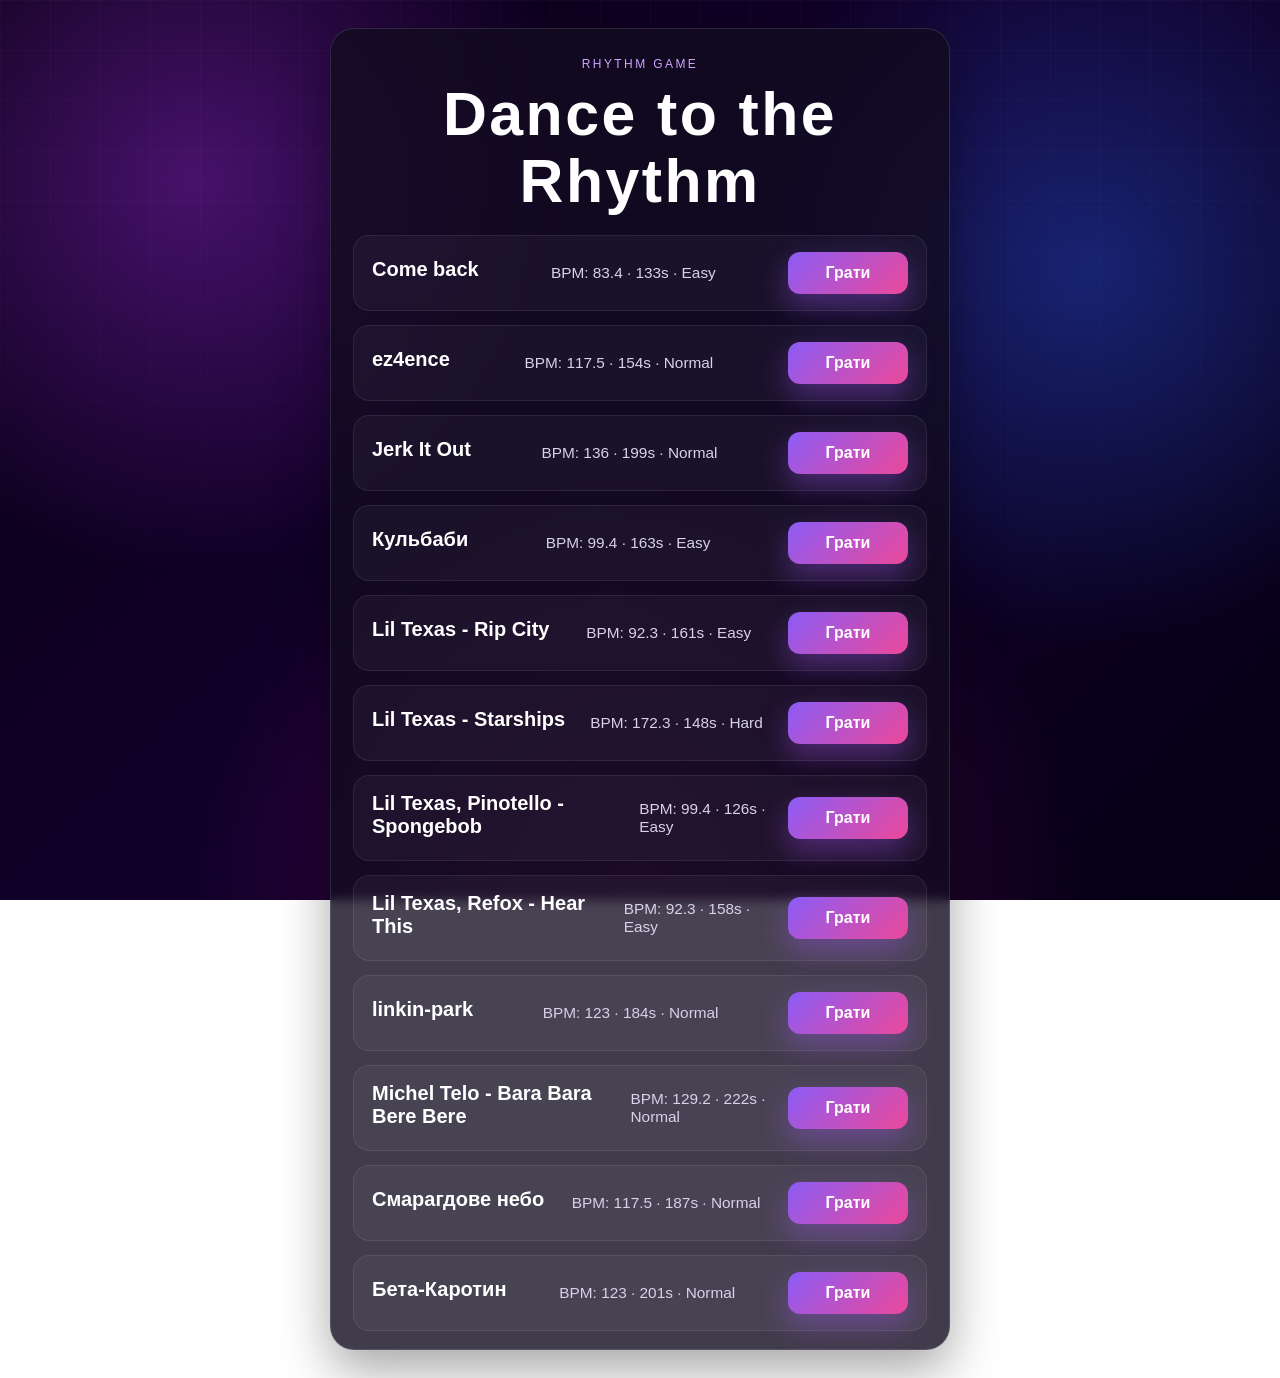
<file: index.html>
<!doctype html>
<html lang="uk">
<head>
    <meta charset="utf-8" />
    <meta name="viewport" content="width=device-width,initial-scale=1" />
    <title>Dance to the Rhythm</title>
    <link rel="stylesheet" href="style.css">
</head>
<body>
    <main class="menu-wrapper">
        <section class="menu-card">
            <header class="menu-header">
                <p class="eyebrow">Rhythm Game</p>
                <h1 class="site-title">Dance to the Rhythm</h1>
            </header>
            <div class="game-list" id="gameList">
            </div>
        </section>
    </main>
        <script>
            (async () => {
                try {
                    const res = await fetch('./assets/songs.config.json');
                    const cfg = await res.json();
                    const container = document.getElementById('gameList');
                    container.innerHTML = '';
                    cfg.songs.forEach(s => {
                        const art = document.createElement('article');
                        art.className = 'game-item';
                        const div = document.createElement('div');
                        const h2 = document.createElement('h2');
                        h2.textContent = s.title.replace(/\.mp3$/i, '').replace(/_/g,' ');
                        div.appendChild(h2);
                        const a = document.createElement('a');
                        a.className = 'btn primary';
                        a.href = s.pagePath || '#';
                        a.textContent = 'Грати';
                        const meta = document.createElement('p');
                        meta.textContent = `BPM: ${s.bpm} · ${Math.round(s.durationSec)}s · ${s.difficulty}`;
                        art.appendChild(div);
                        art.appendChild(meta);
                        art.appendChild(a);
                        container.appendChild(art);
                    });
                } catch (e) { console.warn('Failed to load songs.config.json', e); }
            })();
        </script>
    </body>
</html>
</file>
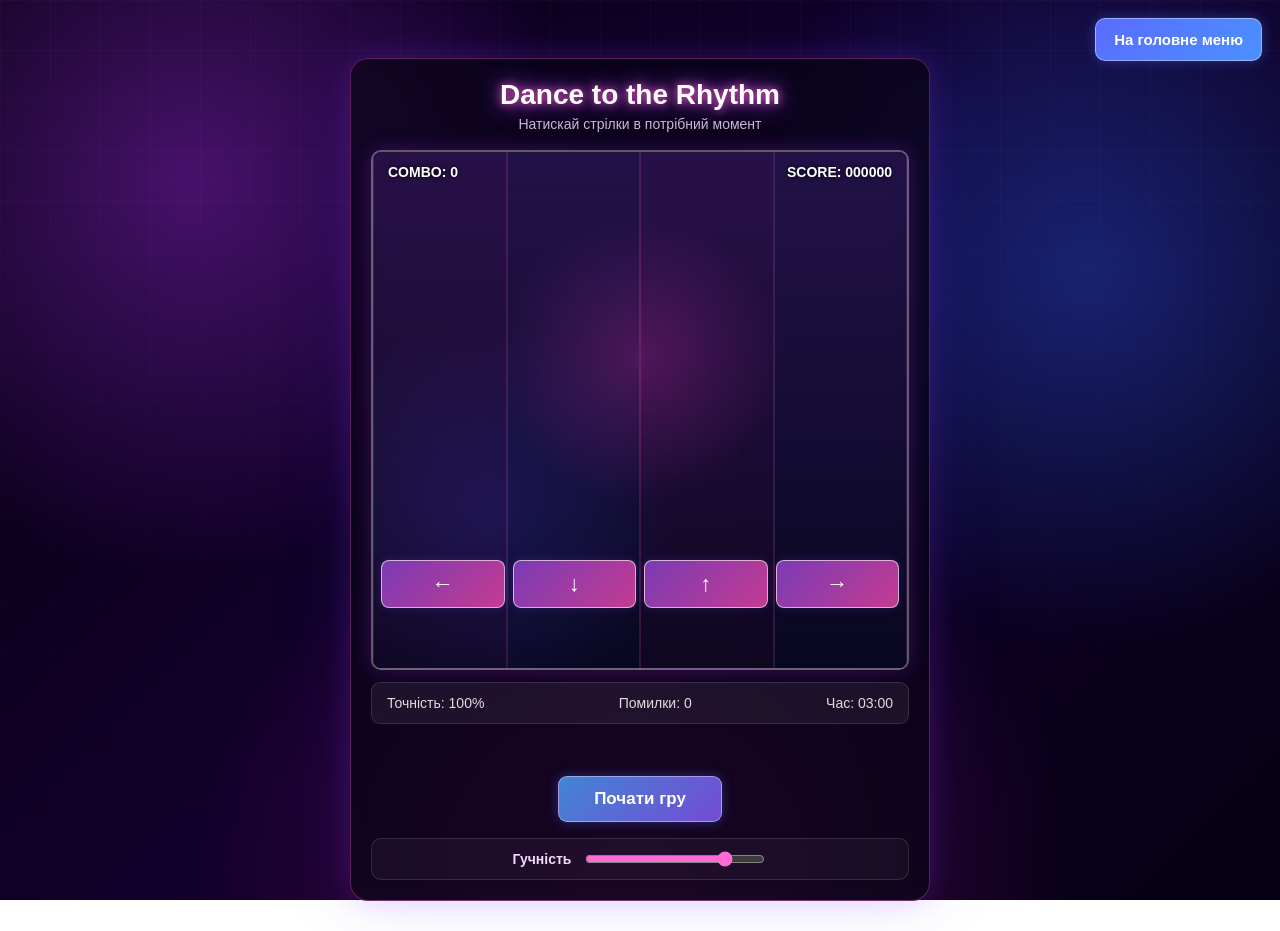
<file: barabere.html>
<!DOCTYPE html>
<html lang="uk">
    <head>
        <meta charset="UTF-8">
        <meta name="viewport" content="width=device-width, initial-scale=1.0">
        <title>Dance to the Rhythm</title>
        <link rel="stylesheet" href="style.css">
        <link rel="stylesheet" href="game.css">
        <style>
            .end-modal { display: none; position: fixed; inset: 0; background: rgba(0,0,0,0.6); align-items: center; justify-content: center; z-index: 1000; }
            .end-modal.visible { display: flex; }
            .end-modal-content { background: #340154; padding: 20px; border-radius: 10px; text-align: center; width: 320px; box-shadow: 0 10px 30px rgba(0,0,0,0.35); }
            .end-modal-content h2 { margin: 0 0 8px; }
            .end-modal-content p { margin: 0 0 12px; }
            .end-modal-actions button { margin: 6px; padding: 8px 14px; border-radius: 6px; border: none; cursor: pointer; }
            .end-modal-actions .primary { background: #4caf50; color: white; }
            .end-modal-actions .secondary { background: #e0e0e0; }
        </style>
    </head>
    <body>
        <button class="menu-button" id="mainMenuBtn" type="button">На головне меню</button>

        <div class="game">
            <h1>Dance to the Rhythm</h1>
            <p class="subtitle">Натискай стрілки в потрібний момент</p>
            <div class="screen">
                <div class="background"></div>
                <div class="game-info">
                    <span>
                        COMBO:
                        <span id="combo">0</span>
                    </span>
                    <span>
                        SCORE:
                        <span id="score">000000</span>
                    </span>
                </div>
                <div class="lanes">
                    <div class="lane"></div>
                    <div class="lane"></div>
                    <div class="lane"></div>
                    <div class="lane"></div>
                </div>
                <div class="hit-line"></div>
                <div class="lane-controls">
                    <button class="lane-button" data-lane="0">←</button>
                    <button class="lane-button" data-lane="1">↓</button>
                    <button class="lane-button" data-lane="2">↑</button>
                    <button class="lane-button" data-lane="3">→</button>
                </div>
            </div>
            <div class="buttons">
                <button class="arrow-button">←</button>
                <button class="arrow-button">↓</button>
                <button class="arrow-button">↑</button>
                <button class="arrow-button">→</button>
            </div>
                <div class="stats">
                <span>
                    Точність:
                    <span id="accuracy">100%</span>
                </span>
                <span>
                    Помилки:
                    <span id="misses">0</span>
                </span>
                <span>
                    Час:
                    <span id="timeLeft">03:00</span>
                </span>
            </div>

            <div id="message" class="message"></div>

            <div class="control-buttons">
                <button class="start-button" id="startButton">Почати гру</button>
                <button class="stop-button" id="stopButton" disabled>Стоп</button>
            </div>

            <div class="volume-panel" aria-label="Гучність музики">
                <label for="volumeControl">Гучність</label>
                <input id="volumeControl" type="range" min="0" max="1" step="0.05" value="0.8" />
            </div>

            <audio id="bgAudio" src="Музика/Michel Telo - Bara Bara Bere Bere.mp3" preload="metadata"></audio>

            <div id="endModal" class="end-modal" aria-hidden="true">
                <div class="end-modal-content" role="dialog" aria-modal="true">
                    <h2 id="endModalTitle">Вітаємо!</h2>
                    <p id="endModalMsg">Раунд завершено.</p>
                    <div class="end-modal-actions">
                        <button id="playAgainBtn" class="primary">Грати ще раз</button>
                        <button id="closeModalBtn" class="secondary">Закрити</button>
                    </div>
                </div>
            </div>

        </div>

        <script>
            window.RHYTHM_GAME_CONFIG = {
                beatmapPath: './Біти/Michel_Telo_-_Bara_Bara_Bere_Bere.json',
                menuHref: 'index.html',
                baseFallSpeed: 430
            };
        </script>
        <script src="beatmapEngine.js"></script>
        <script src="game-runtime.js"></script>
    </body>
</html>
</file>
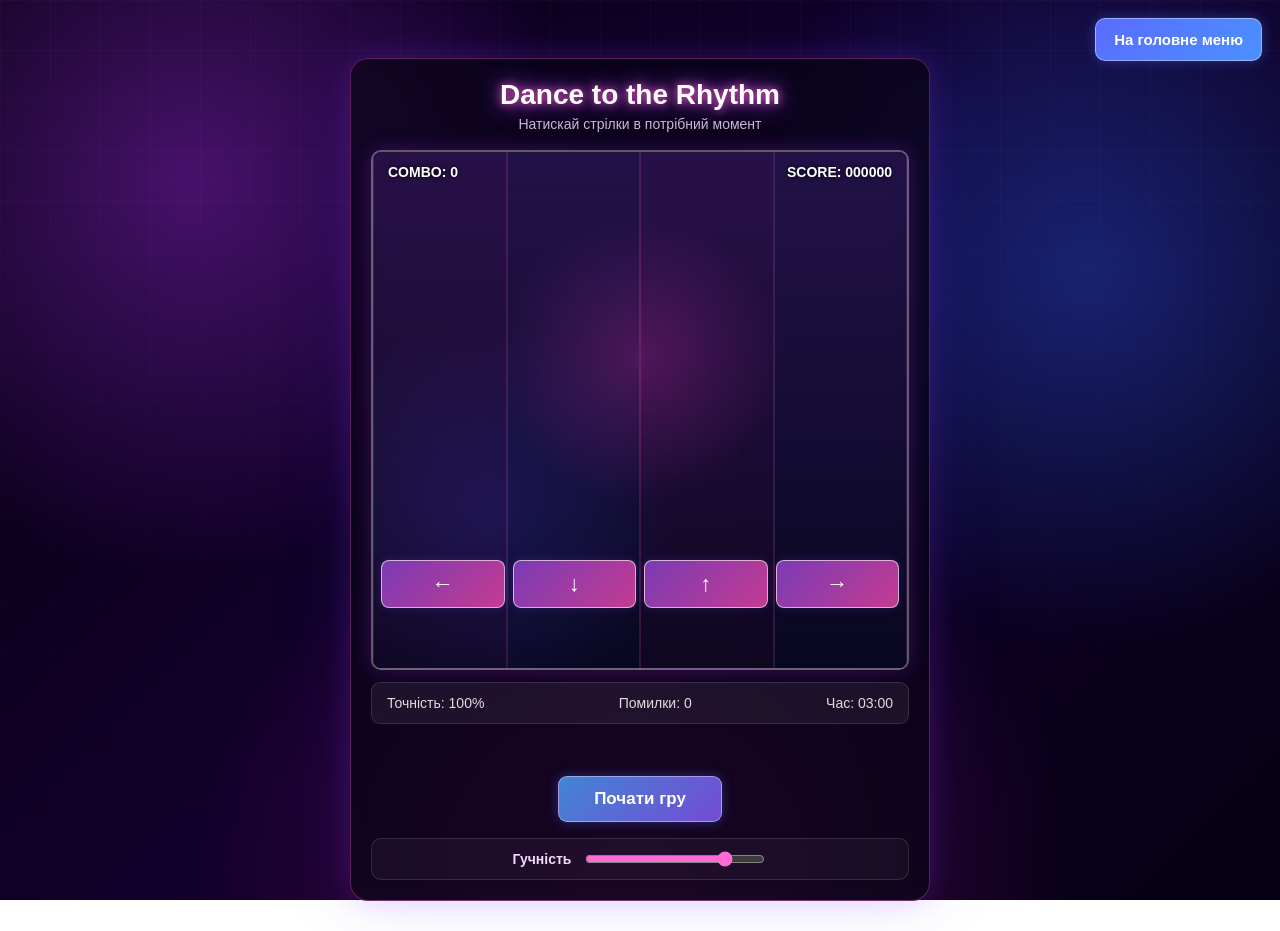
<file: beta-carotin.html>
<!DOCTYPE html>
<html lang="uk">
    <head>
        <meta charset="UTF-8">
        <meta name="viewport" content="width=device-width, initial-scale=1.0">
        <title>Dance to the Rhythm</title>
        <link rel="stylesheet" href="style.css">
        <link rel="stylesheet" href="game.css">
        <style>
            .end-modal { display: none; position: fixed; inset: 0; background: rgba(0,0,0,0.6); align-items: center; justify-content: center; z-index: 1000; }
            .end-modal.visible { display: flex; }
            .end-modal-content { background: #340154; padding: 20px; border-radius: 10px; text-align: center; width: 320px; box-shadow: 0 10px 30px rgba(0,0,0,0.35); }
            .end-modal-content h2 { margin: 0 0 8px; }
            .end-modal-content p { margin: 0 0 12px; }
            .end-modal-actions button { margin: 6px; padding: 8px 14px; border-radius: 6px; border: none; cursor: pointer; }
            .end-modal-actions .primary { background: #4caf50; color: white; }
            .end-modal-actions .secondary { background: #e0e0e0; }
        </style>
    </head>
    <body>
        <button class="menu-button" id="mainMenuBtn" type="button">На головне меню</button>

        <div class="game">
            <h1>Dance to the Rhythm</h1>
            <p class="subtitle">Натискай стрілки в потрібний момент</p>
            <div class="screen">
                <div class="background"></div>
                <div class="game-info">
                    <span>
                        COMBO:
                        <span id="combo">0</span>
                    </span>
                    <span>
                        SCORE:
                        <span id="score">000000</span>
                    </span>
                </div>
                <div class="lanes">
                    <div class="lane"></div>
                    <div class="lane"></div>
                    <div class="lane"></div>
                    <div class="lane"></div>
                </div>
                <div class="hit-line"></div>
                <div class="lane-controls">
                    <button class="lane-button" data-lane="0">←</button>
                    <button class="lane-button" data-lane="1">↓</button>
                    <button class="lane-button" data-lane="2">↑</button>
                    <button class="lane-button" data-lane="3">→</button>
                </div>
            </div>
            <div class="buttons">
                <button class="arrow-button">←</button>
                <button class="arrow-button">↓</button>
                <button class="arrow-button">↑</button>
                <button class="arrow-button">→</button>
            </div>
                <div class="stats">
                <span>
                    Точність:
                    <span id="accuracy">100%</span>
                </span>
                <span>
                    Помилки:
                    <span id="misses">0</span>
                </span>
                <span>
                    Час:
                    <span id="timeLeft">03:00</span>
                </span>
            </div>

            <div id="message" class="message"></div>

            <div class="control-buttons">
                <button class="start-button" id="startButton">Почати гру</button>
                <button class="stop-button" id="stopButton" disabled>Стоп</button>
            </div>

            <div class="volume-panel" aria-label="Гучність музики">
                <label for="volumeControl">Гучність</label>
                <input id="volumeControl" type="range" min="0" max="1" step="0.05" value="0.8" />
            </div>

            <audio id="bgAudio" src="Музика/Бета-Каротин.mp3" preload="metadata"></audio>

            <div id="endModal" class="end-modal" aria-hidden="true">
                <div class="end-modal-content" role="dialog" aria-modal="true">
                    <h2 id="endModalTitle">Вітаємо!</h2>
                    <p id="endModalMsg">Раунд завершено.</p>
                    <div class="end-modal-actions">
                        <button id="playAgainBtn" class="primary">Грати ще раз</button>
                        <button id="closeModalBtn" class="secondary">Закрити</button>
                    </div>
                </div>
            </div>

        </div>

        <script>
            window.RHYTHM_GAME_CONFIG = {
                beatmapPath: './Біти/Beta.json',
                menuHref: 'index.html',
                baseFallSpeed: 430
            };
        </script>
        <script src="beatmapEngine.js"></script>
        <script src="game-runtime.js"></script>
    </body>
</html>
</file>
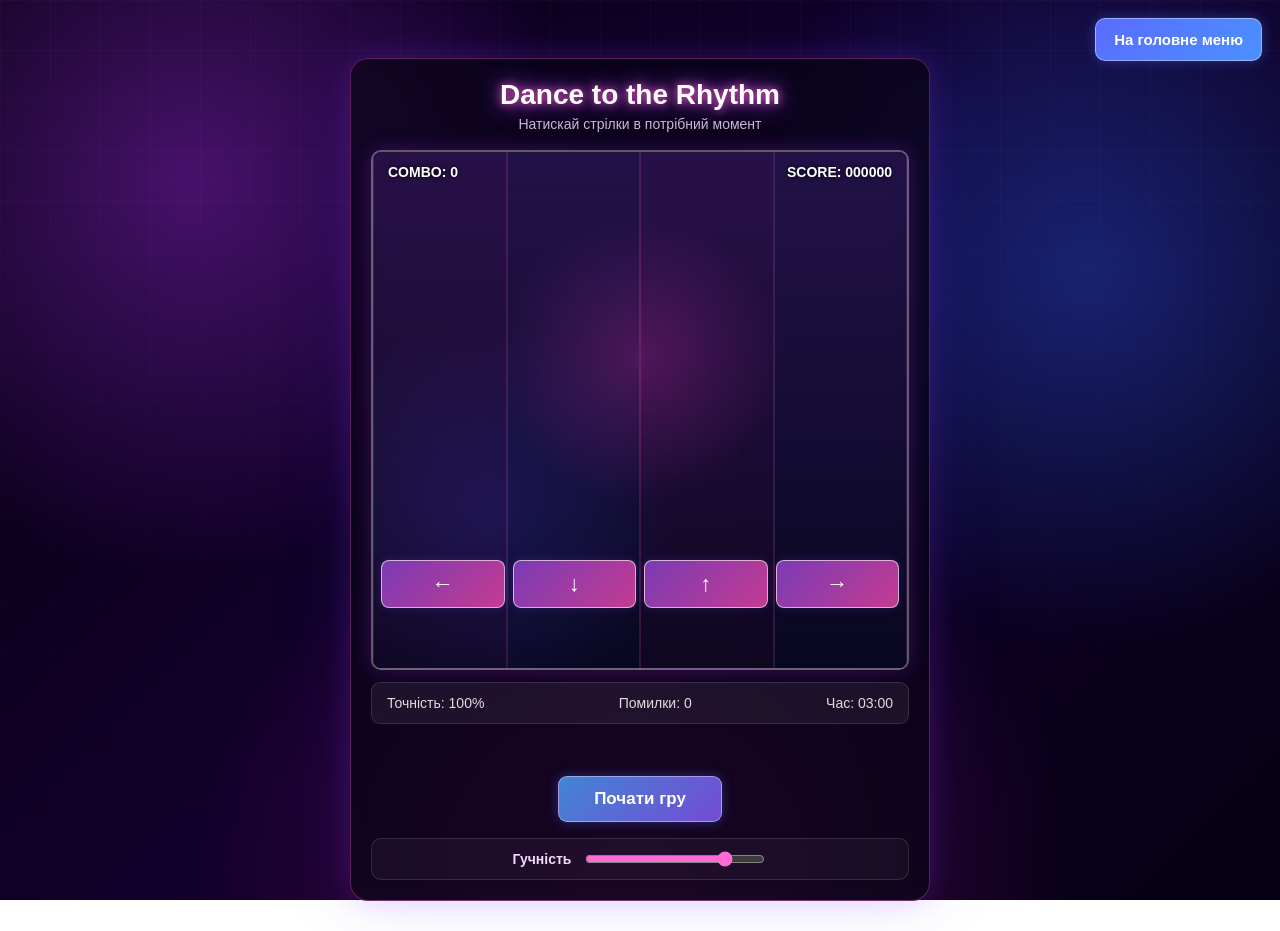
<file: comeback.html>
<!DOCTYPE html>
<html lang="uk">
    <head>
        <meta charset="UTF-8">
        <meta name="viewport" content="width=device-width, initial-scale=1.0">
        <title>Dance to the Rhythm</title>
        <link rel="stylesheet" href="style.css">
        <link rel="stylesheet" href="game.css">
        <style>
            .end-modal { display: none; position: fixed; inset: 0; background: rgba(0,0,0,0.6); align-items: center; justify-content: center; z-index: 1000; }
            .end-modal.visible { display: flex; }
            .end-modal-content { background: #340154; padding: 20px; border-radius: 10px; text-align: center; width: 320px; box-shadow: 0 10px 30px rgba(0,0,0,0.35); }
            .end-modal-content h2 { margin: 0 0 8px; }
            .end-modal-content p { margin: 0 0 12px; }
            .end-modal-actions button { margin: 6px; padding: 8px 14px; border-radius: 6px; border: none; cursor: pointer; }
            .end-modal-actions .primary { background: #4caf50; color: white; }
            .end-modal-actions .secondary { background: #e0e0e0; }
        </style>
    </head>
    <body>
        <button class="menu-button" id="mainMenuBtn" type="button">На головне меню</button>

        <div class="game">
            <h1>Dance to the Rhythm</h1>
            <p class="subtitle">Натискай стрілки в потрібний момент</p>
            <div class="screen">
                <div class="background"></div>
                <div class="game-info">
                    <span>
                        COMBO:
                        <span id="combo">0</span>
                    </span>
                    <span>
                        SCORE:
                        <span id="score">000000</span>
                    </span>
                </div>
                <div class="lanes">
                    <div class="lane"></div>
                    <div class="lane"></div>
                    <div class="lane"></div>
                    <div class="lane"></div>
                </div>
                <div class="hit-line"></div>
                <div class="lane-controls">
                    <button class="lane-button" data-lane="0">←</button>
                    <button class="lane-button" data-lane="1">↓</button>
                    <button class="lane-button" data-lane="2">↑</button>
                    <button class="lane-button" data-lane="3">→</button>
                </div>
            </div>
            <div class="buttons">
                <button class="arrow-button">←</button>
                <button class="arrow-button">↓</button>
                <button class="arrow-button">↑</button>
                <button class="arrow-button">→</button>
            </div>
                <div class="stats">
                <span>
                    Точність:
                    <span id="accuracy">100%</span>
                </span>
                <span>
                    Помилки:
                    <span id="misses">0</span>
                </span>
                <span>
                    Час:
                    <span id="timeLeft">03:00</span>
                </span>
            </div>

            <div id="message" class="message"></div>

            <div class="control-buttons">
                <button class="start-button" id="startButton">Почати гру</button>
                <button class="stop-button" id="stopButton" disabled>Стоп</button>
            </div>

            <div class="volume-panel" aria-label="Гучність музики">
                <label for="volumeControl">Гучність</label>
                <input id="volumeControl" type="range" min="0" max="1" step="0.05" value="0.8" />
            </div>

            <audio id="bgAudio" src="Музика/Akucum_feat._hornja_-_come_back_(SkySound.cc).mp3" preload="metadata"></audio>

            <div id="endModal" class="end-modal" aria-hidden="true">
                <div class="end-modal-content" role="dialog" aria-modal="true">
                    <h2 id="endModalTitle">Вітаємо!</h2>
                    <p id="endModalMsg">Раунд завершено.</p>
                    <div class="end-modal-actions">
                        <button id="playAgainBtn" class="primary">Грати ще раз</button>
                        <button id="closeModalBtn" class="secondary">Закрити</button>
                    </div>
                </div>
            </div>

        </div>

        <script>
            window.RHYTHM_GAME_CONFIG = {
                beatmapPath: './Біти/Akucum_feat__hornja_-_come_back__SkySound_cc_.json',
                menuHref: 'index.html',
                baseFallSpeed: 430
            };
        </script>
        <script src="beatmapEngine.js"></script>
        <script src="game-runtime.js"></script>
    </body>
</html>
</file>
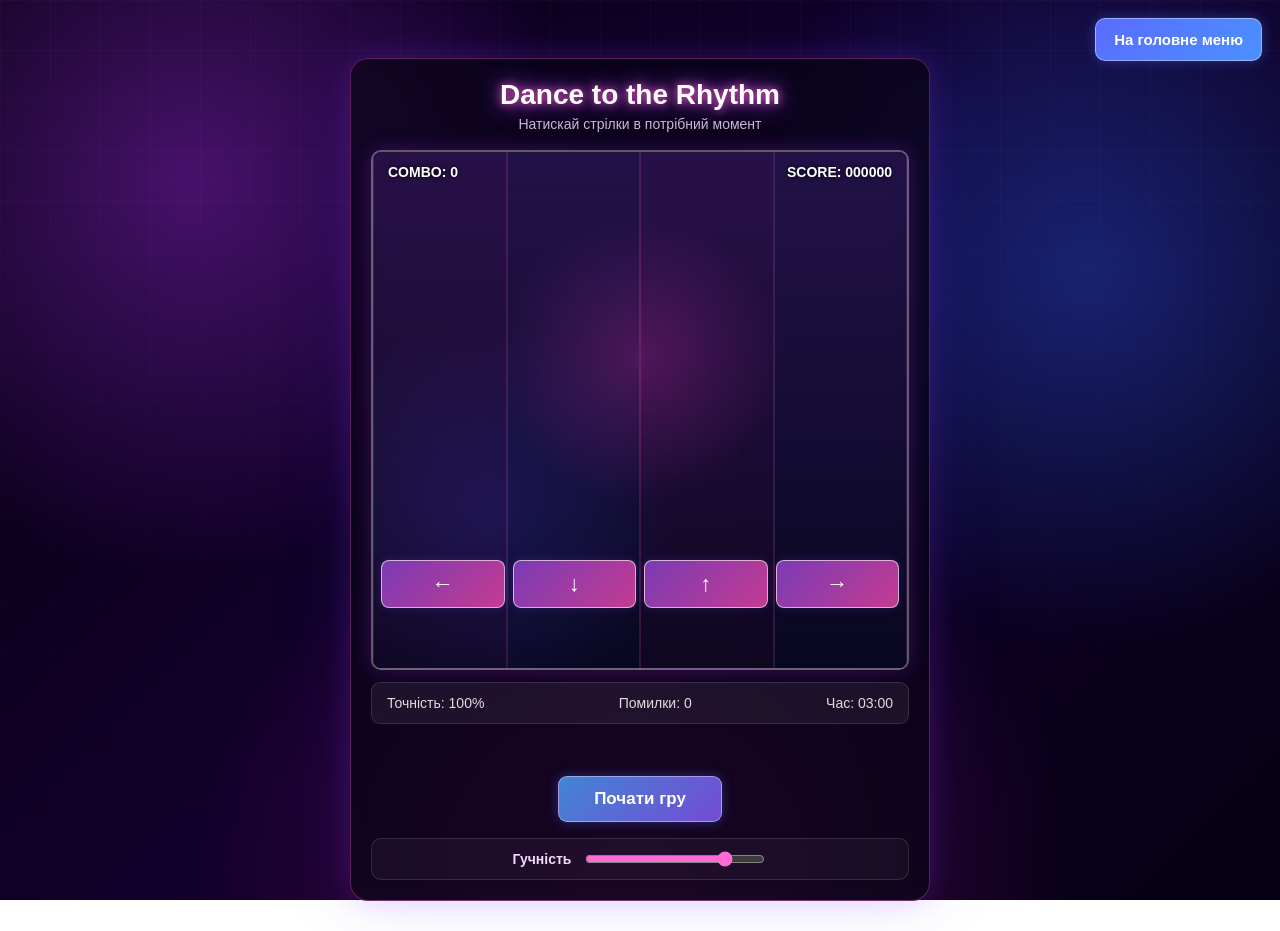
<file: ez4ence.html>
<!DOCTYPE html>
<html lang="uk">
    <head>
        <meta charset="UTF-8">
        <meta name="viewport" content="width=device-width, initial-scale=1.0">
        <title>Dance to the Rhythm</title>
        <link rel="stylesheet" href="style.css">
        <link rel="stylesheet" href="game.css">
        <style>
            .end-modal { display: none; position: fixed; inset: 0; background: rgba(0,0,0,0.6); align-items: center; justify-content: center; z-index: 1000; }
            .end-modal.visible { display: flex; }
            .end-modal-content { background: #340154; padding: 20px; border-radius: 10px; text-align: center; width: 320px; box-shadow: 0 10px 30px rgba(0,0,0,0.35); }
            .end-modal-content h2 { margin: 0 0 8px; }
            .end-modal-content p { margin: 0 0 12px; }
            .end-modal-actions button { margin: 6px; padding: 8px 14px; border-radius: 6px; border: none; cursor: pointer; }
            .end-modal-actions .primary { background: #4caf50; color: white; }
            .end-modal-actions .secondary { background: #e0e0e0; }
        </style>
    </head>
    <body>
        <button class="menu-button" id="mainMenuBtn" type="button">На головне меню</button>

        <div class="game">
            <h1>Dance to the Rhythm</h1>
            <p class="subtitle">Натискай стрілки в потрібний момент</p>
            <div class="screen">
                <div class="background"></div>
                <div class="game-info">
                    <span>
                        COMBO:
                        <span id="combo">0</span>
                    </span>
                    <span>
                        SCORE:
                        <span id="score">000000</span>
                    </span>
                </div>
                <div class="lanes">
                    <div class="lane"></div>
                    <div class="lane"></div>
                    <div class="lane"></div>
                    <div class="lane"></div>
                </div>
                <div class="hit-line"></div>
                <div class="lane-controls">
                    <button class="lane-button" data-lane="0">←</button>
                    <button class="lane-button" data-lane="1">↓</button>
                    <button class="lane-button" data-lane="2">↑</button>
                    <button class="lane-button" data-lane="3">→</button>
                </div>
            </div>
            <div class="buttons">
                <button class="arrow-button">←</button>
                <button class="arrow-button">↓</button>
                <button class="arrow-button">↑</button>
                <button class="arrow-button">→</button>
            </div>
                <div class="stats">
                <span>
                    Точність:
                    <span id="accuracy">100%</span>
                </span>
                <span>
                    Помилки:
                    <span id="misses">0</span>
                </span>
                <span>
                    Час:
                    <span id="timeLeft">03:00</span>
                </span>
            </div>

            <div id="message" class="message"></div>

            <div class="control-buttons">
                <button class="start-button" id="startButton">Почати гру</button>
                <button class="stop-button" id="stopButton" disabled>Стоп</button>
            </div>

            <div class="volume-panel" aria-label="Гучність музики">
                <label for="volumeControl">Гучність</label>
                <input id="volumeControl" type="range" min="0" max="1" step="0.05" value="0.8" />
            </div>

            <audio id="bgAudio" src="Музика/ez4ence.mp3" preload="metadata"></audio>

            <div id="endModal" class="end-modal" aria-hidden="true">
                <div class="end-modal-content" role="dialog" aria-modal="true">
                    <h2 id="endModalTitle">Вітаємо!</h2>
                    <p id="endModalMsg">Раунд завершено.</p>
                    <div class="end-modal-actions">
                        <button id="playAgainBtn" class="primary">Грати ще раз</button>
                        <button id="closeModalBtn" class="secondary">Закрити</button>
                    </div>
                </div>
            </div>

        </div>

        <script>
            window.RHYTHM_GAME_CONFIG = {
                beatmapPath: './Біти/ez4ence.json',
                menuHref: 'index.html',
                baseFallSpeed: 380
            };
        </script>
        <script src="beatmapEngine.js"></script>
        <script src="game-runtime.js"></script>
    </body>
</html>
</file>
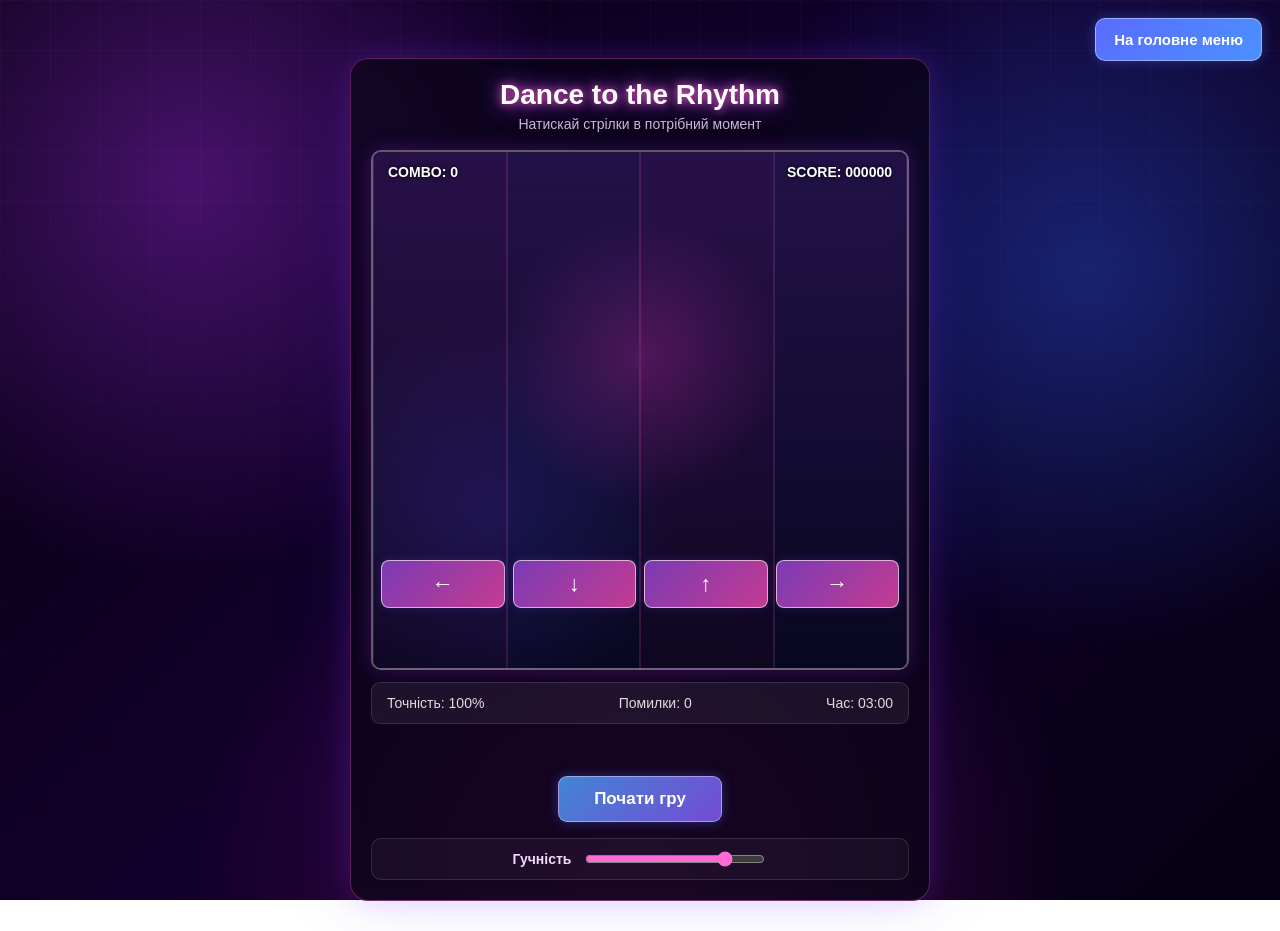
<file: gubka.html>
<!DOCTYPE html>
<html lang="uk">
    <head>
        <meta charset="UTF-8">
        <meta name="viewport" content="width=device-width, initial-scale=1.0">
        <title>Dance to the Rhythm</title>
        <link rel="stylesheet" href="style.css">
        <link rel="stylesheet" href="game.css">
        <style>
            .end-modal { display: none; position: fixed; inset: 0; background: rgba(0,0,0,0.6); align-items: center; justify-content: center; z-index: 1000; }
            .end-modal.visible { display: flex; }
            .end-modal-content { background: #340154; padding: 20px; border-radius: 10px; text-align: center; width: 320px; box-shadow: 0 10px 30px rgba(0,0,0,0.35); }
            .end-modal-content h2 { margin: 0 0 8px; }
            .end-modal-content p { margin: 0 0 12px; }
            .end-modal-actions button { margin: 6px; padding: 8px 14px; border-radius: 6px; border: none; cursor: pointer; }
            .end-modal-actions .primary { background: #4caf50; color: white; }
            .end-modal-actions .secondary { background: #e0e0e0; }
        </style>
    </head>
    <body>
        <button class="menu-button" id="mainMenuBtn" type="button">На головне меню</button>

        <div class="game">
            <h1>Dance to the Rhythm</h1>
            <p class="subtitle">Натискай стрілки в потрібний момент</p>
            <div class="screen">
                <div class="background"></div>
                <div class="game-info">
                    <span>
                        COMBO:
                        <span id="combo">0</span>
                    </span>
                    <span>
                        SCORE:
                        <span id="score">000000</span>
                    </span>
                </div>
                <div class="lanes">
                    <div class="lane"></div>
                    <div class="lane"></div>
                    <div class="lane"></div>
                    <div class="lane"></div>
                </div>
                <div class="hit-line"></div>
                <div class="lane-controls">
                    <button class="lane-button" data-lane="0">←</button>
                    <button class="lane-button" data-lane="1">↓</button>
                    <button class="lane-button" data-lane="2">↑</button>
                    <button class="lane-button" data-lane="3">→</button>
                </div>
            </div>
            <div class="buttons">
                <button class="arrow-button">←</button>
                <button class="arrow-button">↓</button>
                <button class="arrow-button">↑</button>
                <button class="arrow-button">→</button>
            </div>
                <div class="stats">
                <span>
                    Точність:
                    <span id="accuracy">100%</span>
                </span>
                <span>
                    Помилки:
                    <span id="misses">0</span>
                </span>
                <span>
                    Час:
                    <span id="timeLeft">03:00</span>
                </span>
            </div>

            <div id="message" class="message"></div>

            <div class="control-buttons">
                <button class="start-button" id="startButton">Почати гру</button>
                <button class="stop-button" id="stopButton" disabled>Стоп</button>
            </div>

            <div class="volume-panel" aria-label="Гучність музики">
                <label for="volumeControl">Гучність</label>
                <input id="volumeControl" type="range" min="0" max="1" step="0.05" value="0.8" />
            </div>

            <audio id="bgAudio" src="Музика/Lil Texas, Pinotello - Spongebob.mp3" preload="metadata"></audio>

            <div id="endModal" class="end-modal" aria-hidden="true">
                <div class="end-modal-content" role="dialog" aria-modal="true">
                    <h2 id="endModalTitle">Вітаємо!</h2>
                    <p id="endModalMsg">Раунд завершено.</p>
                    <div class="end-modal-actions">
                        <button id="playAgainBtn" class="primary">Грати ще раз</button>
                        <button id="closeModalBtn" class="secondary">Закрити</button>
                    </div>
                </div>
            </div>

        </div>

        <script>
            window.RHYTHM_GAME_CONFIG = {
                beatmapPath: './Біти/Lil_Texas__Pinotello_-_Spongebob.json',
                menuHref: 'index.html',
                baseFallSpeed: 430
            };
        </script>
        <script src="beatmapEngine.js"></script>
        <script src="game-runtime.js"></script>
    </body>
</html>
</file>
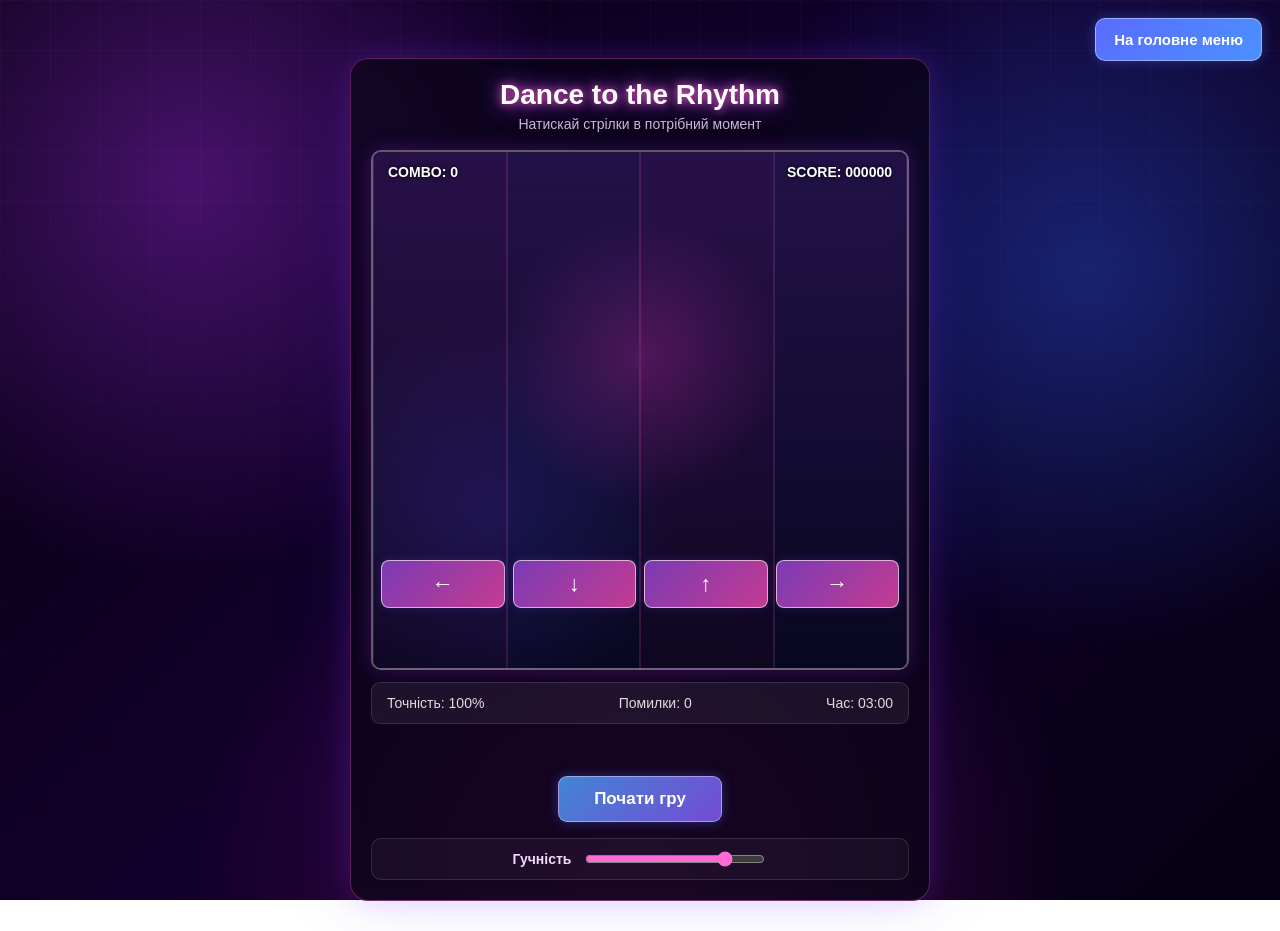
<file: hearthis.html>
<!DOCTYPE html>
<html lang="uk">
    <head>
        <meta charset="UTF-8">
        <meta name="viewport" content="width=device-width, initial-scale=1.0">
        <title>Dance to the Rhythm</title>
        <link rel="stylesheet" href="style.css">
        <link rel="stylesheet" href="game.css">
        <style>
            .end-modal { display: none; position: fixed; inset: 0; background: rgba(0,0,0,0.6); align-items: center; justify-content: center; z-index: 1000; }
            .end-modal.visible { display: flex; }
            .end-modal-content { background: #340154; padding: 20px; border-radius: 10px; text-align: center; width: 320px; box-shadow: 0 10px 30px rgba(0,0,0,0.35); }
            .end-modal-content h2 { margin: 0 0 8px; }
            .end-modal-content p { margin: 0 0 12px; }
            .end-modal-actions button { margin: 6px; padding: 8px 14px; border-radius: 6px; border: none; cursor: pointer; }
            .end-modal-actions .primary { background: #4caf50; color: white; }
            .end-modal-actions .secondary { background: #e0e0e0; }
        </style>
    </head>
    <body>
        <button class="menu-button" id="mainMenuBtn" type="button">На головне меню</button>

        <div class="game">
            <h1>Dance to the Rhythm</h1>
            <p class="subtitle">Натискай стрілки в потрібний момент</p>
            <div class="screen">
                <div class="background"></div>
                <div class="game-info">
                    <span>
                        COMBO:
                        <span id="combo">0</span>
                    </span>
                    <span>
                        SCORE:
                        <span id="score">000000</span>
                    </span>
                </div>
                <div class="lanes">
                    <div class="lane"></div>
                    <div class="lane"></div>
                    <div class="lane"></div>
                    <div class="lane"></div>
                </div>
                <div class="hit-line"></div>
                <div class="lane-controls">
                    <button class="lane-button" data-lane="0">←</button>
                    <button class="lane-button" data-lane="1">↓</button>
                    <button class="lane-button" data-lane="2">↑</button>
                    <button class="lane-button" data-lane="3">→</button>
                </div>
            </div>
            <div class="buttons">
                <button class="arrow-button">←</button>
                <button class="arrow-button">↓</button>
                <button class="arrow-button">↑</button>
                <button class="arrow-button">→</button>
            </div>
                <div class="stats">
                <span>
                    Точність:
                    <span id="accuracy">100%</span>
                </span>
                <span>
                    Помилки:
                    <span id="misses">0</span>
                </span>
                <span>
                    Час:
                    <span id="timeLeft">03:00</span>
                </span>
            </div>

            <div id="message" class="message"></div>

            <div class="control-buttons">
                <button class="start-button" id="startButton">Почати гру</button>
                <button class="stop-button" id="stopButton" disabled>Стоп</button>
            </div>

            <div class="volume-panel" aria-label="Гучність музики">
                <label for="volumeControl">Гучність</label>
                <input id="volumeControl" type="range" min="0" max="1" step="0.05" value="0.8" />
            </div>

            <audio id="bgAudio" src="Музика/Lil Texas, Refox - Hear This.mp3" preload="metadata"></audio>

            <div id="endModal" class="end-modal" aria-hidden="true">
                <div class="end-modal-content" role="dialog" aria-modal="true">
                    <h2 id="endModalTitle">Вітаємо!</h2>
                    <p id="endModalMsg">Раунд завершено.</p>
                    <div class="end-modal-actions">
                        <button id="playAgainBtn" class="primary">Грати ще раз</button>
                        <button id="closeModalBtn" class="secondary">Закрити</button>
                    </div>
                </div>
            </div>

        </div>

        <script>
            window.RHYTHM_GAME_CONFIG = {
                beatmapPath: './Біти/Lil_Texas__Refox_-_Hear_This.json',
                menuHref: 'index.html',
                baseFallSpeed: 430
            };
        </script>
        <script src="beatmapEngine.js"></script>
        <script src="game-runtime.js"></script>
    </body>
</html>
</file>
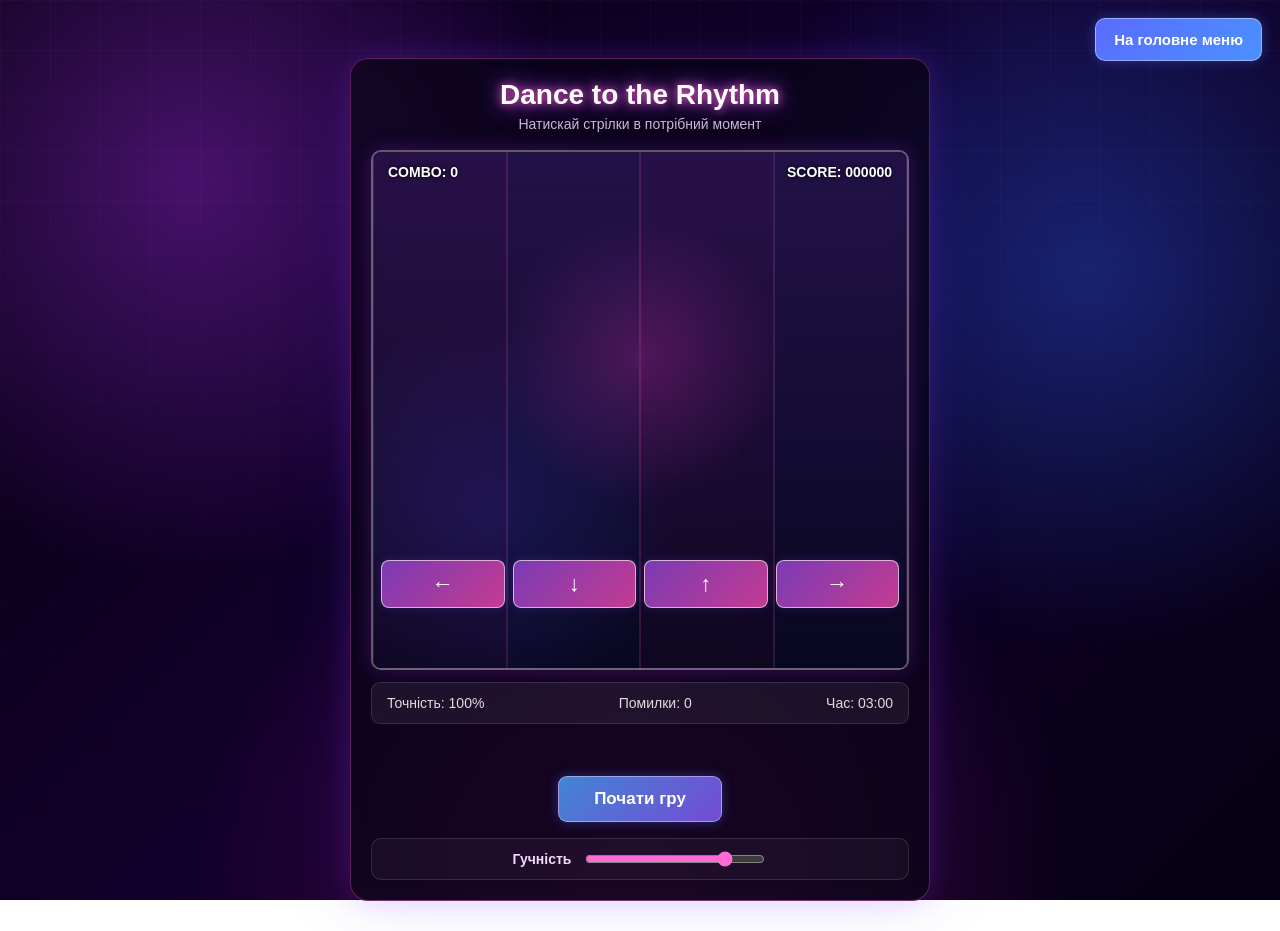
<file: JerkItOut.html>
<!DOCTYPE html>
<html lang="uk">
    <head>
        <meta charset="UTF-8">
        <meta name="viewport" content="width=device-width, initial-scale=1.0">
        <title>Dance to the Rhythm</title>
        <link rel="stylesheet" href="style.css">
        <link rel="stylesheet" href="game.css">
        <style>
            .end-modal { display: none; position: fixed; inset: 0; background: rgba(0,0,0,0.6); align-items: center; justify-content: center; z-index: 1000; }
            .end-modal.visible { display: flex; }
            .end-modal-content { background: #340154; padding: 20px; border-radius: 10px; text-align: center; width: 320px; box-shadow: 0 10px 30px rgba(0,0,0,0.35); }
            .end-modal-content h2 { margin: 0 0 8px; }
            .end-modal-content p { margin: 0 0 12px; }
            .end-modal-actions button { margin: 6px; padding: 8px 14px; border-radius: 6px; border: none; cursor: pointer; }
            .end-modal-actions .primary { background: #4caf50; color: white; }
            .end-modal-actions .secondary { background: #e0e0e0; }
        </style>
    </head>
    <body>
        <button class="menu-button" id="mainMenuBtn" type="button">На головне меню</button>

        <div class="game">
            <h1>Dance to the Rhythm</h1>
            <p class="subtitle">Натискай стрілки в потрібний момент</p>
            <div class="screen">
                <div class="background"></div>
                <div class="game-info">
                    <span>
                        COMBO:
                        <span id="combo">0</span>
                    </span>
                    <span>
                        SCORE:
                        <span id="score">000000</span>
                    </span>
                </div>
                <div class="lanes">
                    <div class="lane"></div>
                    <div class="lane"></div>
                    <div class="lane"></div>
                    <div class="lane"></div>
                </div>
                <div class="hit-line"></div>
                <div class="lane-controls">
                    <button class="lane-button" data-lane="0">←</button>
                    <button class="lane-button" data-lane="1">↓</button>
                    <button class="lane-button" data-lane="2">↑</button>
                    <button class="lane-button" data-lane="3">→</button>
                </div>
            </div>
            <div class="buttons">
                <button class="arrow-button">←</button>
                <button class="arrow-button">↓</button>
                <button class="arrow-button">↑</button>
                <button class="arrow-button">→</button>
            </div>
                <div class="stats">
                <span>
                    Точність:
                    <span id="accuracy">100%</span>
                </span>
                <span>
                    Помилки:
                    <span id="misses">0</span>
                </span>
                <span>
                    Час:
                    <span id="timeLeft">03:00</span>
                </span>
            </div>

            <div id="message" class="message"></div>

            <div class="control-buttons">
                <button class="start-button" id="startButton">Почати гру</button>
                <button class="stop-button" id="stopButton" disabled>Стоп</button>
            </div>

            <div class="volume-panel" aria-label="Гучність музики">
                <label for="volumeControl">Гучність</label>
                <input id="volumeControl" type="range" min="0" max="1" step="0.05" value="0.8" />
            </div>

            <audio id="bgAudio" src="Музика/Jerk It Out .mp3" preload="metadata"></audio>

            <div id="endModal" class="end-modal" aria-hidden="true">
                <div class="end-modal-content" role="dialog" aria-modal="true">
                    <h2 id="endModalTitle">Вітаємо!</h2>
                    <p id="endModalMsg">Раунд завершено.</p>
                    <div class="end-modal-actions">
                        <button id="playAgainBtn" class="primary">Грати ще раз</button>
                        <button id="closeModalBtn" class="secondary">Закрити</button>
                    </div>
                </div>
            </div>

        </div>

        <script>
            window.RHYTHM_GAME_CONFIG = {
                beatmapPath: './Біти/Jerk_It_Out_.json',
                menuHref: 'index.html',
                baseFallSpeed: 380
            };
        </script>
        <script src="beatmapEngine.js"></script>
        <script src="game-runtime.js"></script>
    </body>
</html>
</file>
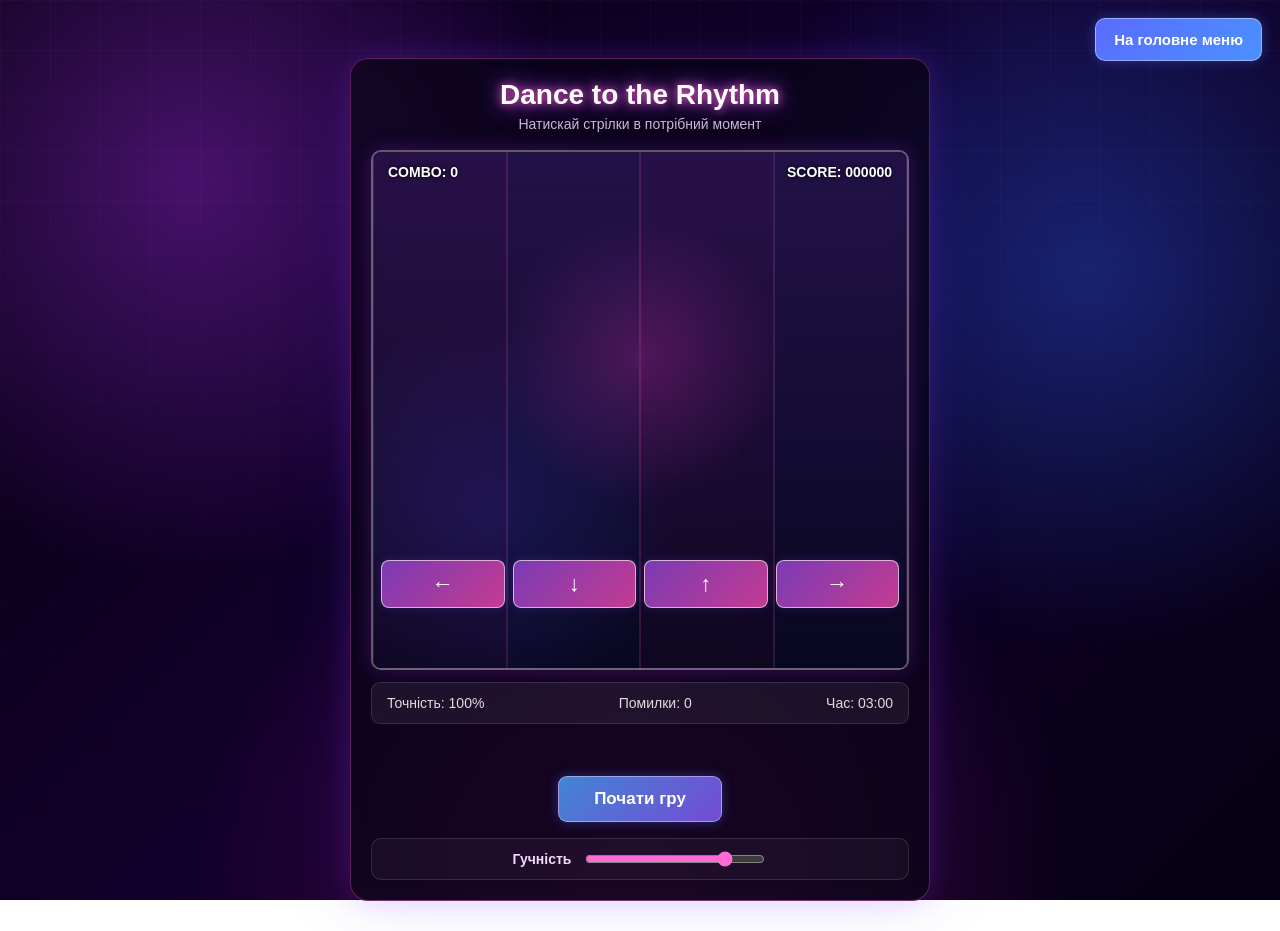
<file: kulbabi.html>
<!DOCTYPE html>
<html lang="uk">
    <head>
        <meta charset="UTF-8">
        <meta name="viewport" content="width=device-width, initial-scale=1.0">
        <title>Dance to the Rhythm</title>
        <link rel="stylesheet" href="style.css">
        <link rel="stylesheet" href="game.css">
        <style>
            .end-modal { display: none; position: fixed; inset: 0; background: rgba(0,0,0,0.6); align-items: center; justify-content: center; z-index: 1000; }
            .end-modal.visible { display: flex; }
            .end-modal-content { background: #340154; padding: 20px; border-radius: 10px; text-align: center; width: 320px; box-shadow: 0 10px 30px rgba(0,0,0,0.35); }
            .end-modal-content h2 { margin: 0 0 8px; }
            .end-modal-content p { margin: 0 0 12px; }
            .end-modal-actions button { margin: 6px; padding: 8px 14px; border-radius: 6px; border: none; cursor: pointer; }
            .end-modal-actions .primary { background: #4caf50; color: white; }
            .end-modal-actions .secondary { background: #e0e0e0; }
        </style>
    </head>
    <body>
        <button class="menu-button" id="mainMenuBtn" type="button">На головне меню</button>

        <div class="game">
            <h1>Dance to the Rhythm</h1>
            <p class="subtitle">Натискай стрілки в потрібний момент</p>
            <div class="screen">
                <div class="background"></div>
                <div class="game-info">
                    <span>
                        COMBO:
                        <span id="combo">0</span>
                    </span>
                    <span>
                        SCORE:
                        <span id="score">000000</span>
                    </span>
                </div>
                <div class="lanes">
                    <div class="lane"></div>
                    <div class="lane"></div>
                    <div class="lane"></div>
                    <div class="lane"></div>
                </div>
                <div class="hit-line"></div>
                <div class="lane-controls">
                    <button class="lane-button" data-lane="0">←</button>
                    <button class="lane-button" data-lane="1">↓</button>
                    <button class="lane-button" data-lane="2">↑</button>
                    <button class="lane-button" data-lane="3">→</button>
                </div>
            </div>
            <div class="buttons">
                <button class="arrow-button">←</button>
                <button class="arrow-button">↓</button>
                <button class="arrow-button">↑</button>
                <button class="arrow-button">→</button>
            </div>
                <div class="stats">
                <span>
                    Точність:
                    <span id="accuracy">100%</span>
                </span>
                <span>
                    Помилки:
                    <span id="misses">0</span>
                </span>
                <span>
                    Час:
                    <span id="timeLeft">03:00</span>
                </span>
            </div>

            <div id="message" class="message"></div>

            <div class="control-buttons">
                <button class="start-button" id="startButton">Почати гру</button>
                <button class="stop-button" id="stopButton" disabled>Стоп</button>
            </div>

            <div class="volume-panel" aria-label="Гучність музики">
                <label for="volumeControl">Гучність</label>
                <input id="volumeControl" type="range" min="0" max="1" step="0.05" value="0.8" />
            </div>

            <audio id="bgAudio" src="Музика/kulbabi.mp3" preload="metadata"></audio>

            <div id="endModal" class="end-modal" aria-hidden="true">
                <div class="end-modal-content" role="dialog" aria-modal="true">
                    <h2 id="endModalTitle">Вітаємо!</h2>
                    <p id="endModalMsg">Раунд завершено.</p>
                    <div class="end-modal-actions">
                        <button id="playAgainBtn" class="primary">Грати ще раз</button>
                        <button id="closeModalBtn" class="secondary">Закрити</button>
                    </div>
                </div>
            </div>

        </div>

        <script>
            window.RHYTHM_GAME_CONFIG = {
                beatmapPath: './Біти/kulbabi.json',
                menuHref: 'index.html',
                baseFallSpeed: 380
            };
        </script>
        <script src="beatmapEngine.js"></script>
        <script src="game-runtime.js"></script>
    </body>
</html>
</file>
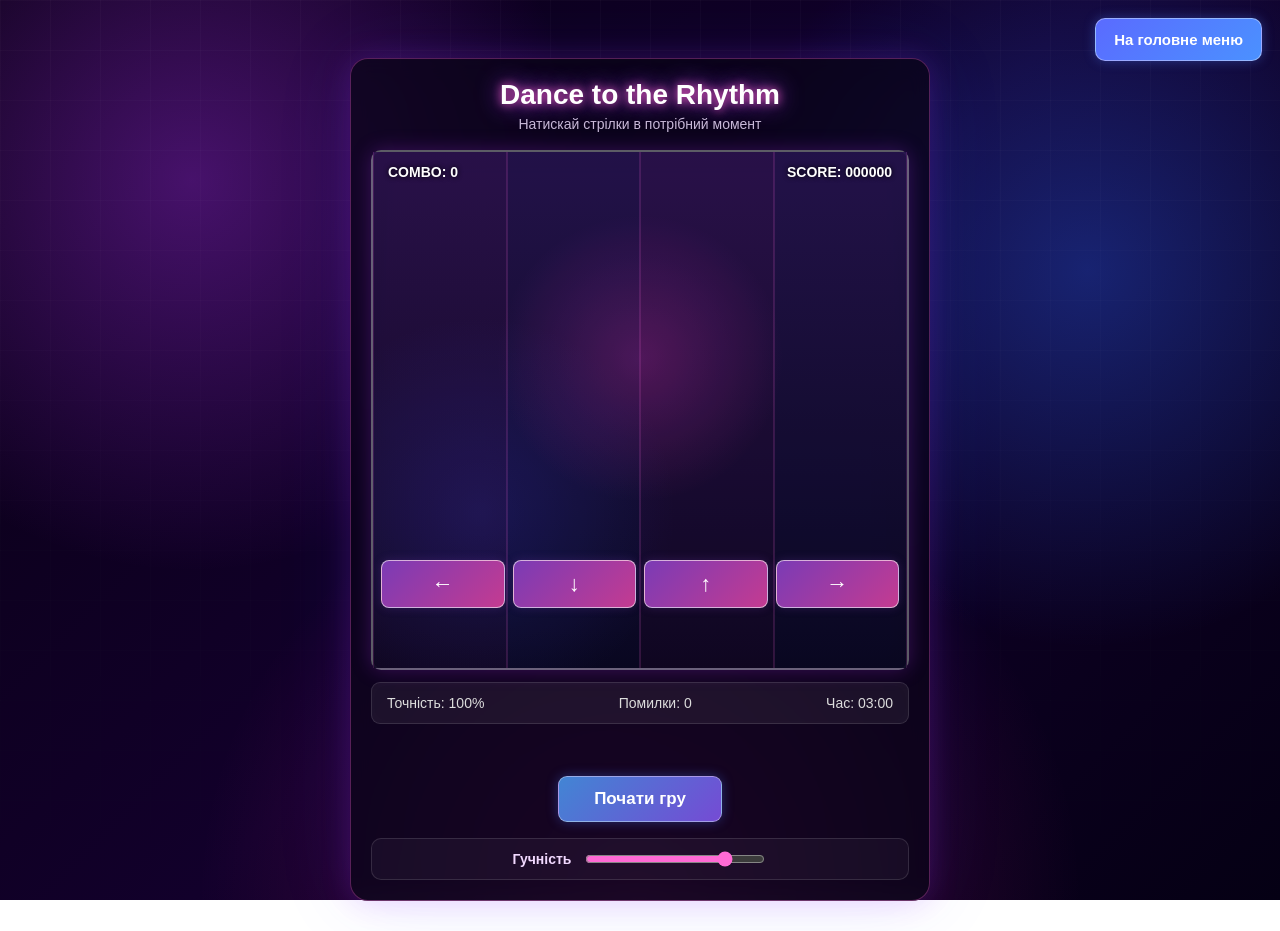
<file: linkin-park.html>
<!DOCTYPE html>
<html lang="uk">
    <head>
        <meta charset="UTF-8">
        <meta name="viewport" content="width=device-width, initial-scale=1.0">
        <title>Dance to the Rhythm</title>
        <link rel="stylesheet" href="style.css">
        <link rel="stylesheet" href="game.css">
        <style>
            .end-modal { display: none; position: fixed; inset: 0; background: rgba(0,0,0,0.6); align-items: center; justify-content: center; z-index: 1000; }
            .end-modal.visible { display: flex; }
            .end-modal-content { background: #340154; padding: 20px; border-radius: 10px; text-align: center; width: 320px; box-shadow: 0 10px 30px rgba(0,0,0,0.35); }
            .end-modal-content h2 { margin: 0 0 8px; }
            .end-modal-content p { margin: 0 0 12px; }
            .end-modal-actions button { margin: 6px; padding: 8px 14px; border-radius: 6px; border: none; cursor: pointer; }
            .end-modal-actions .primary { background: #4caf50; color: white; }
            .end-modal-actions .secondary { background: #e0e0e0; }

            .screen { position: relative; overflow: visible; }
            .flying-note { position: absolute; transform: translate(-50%, -50%); font-size: 28px; pointer-events: none; color: #fff; text-shadow: 0 4px 10px rgba(0,0,0,0.6); z-index: 900; will-change: transform, opacity; animation-name: floatUp; animation-timing-function: cubic-bezier(.2,.8,.2,1); animation-fill-mode: forwards; }
            .flying-note.hit { color: #7cffb2; }
            .flying-note.group { color: #ffd86b; }
            .flying-note.miss { color: #ff6b6b; }
            @keyframes floatUp {
                from { opacity: 1; transform: translate(-50%, -10%); }
                to   { opacity: 0; transform: translate(-50%, -140%); }
            }
        </style>
    </head>
    <body>
        <button class="menu-button" id="mainMenuBtn" type="button">На головне меню</button>

        <div class="game">
            <h1>Dance to the Rhythm</h1>
            <p class="subtitle">Натискай стрілки в потрібний момент</p>
            <div class="screen">
                <div class="background"></div>
                <div class="game-info">
                    <span>
                        COMBO:
                        <span id="combo">0</span>
                    </span>
                    <span>
                        SCORE:
                        <span id="score">000000</span>
                    </span>
                </div>
                <div class="lanes">
                    <div class="lane"></div>
                    <div class="lane"></div>
                    <div class="lane"></div>
                    <div class="lane"></div>
                </div>
                <div class="hit-line"></div>
                <div class="lane-controls">
                    <button class="lane-button" data-lane="0">←</button>
                    <button class="lane-button" data-lane="1">↓</button>
                    <button class="lane-button" data-lane="2">↑</button>
                    <button class="lane-button" data-lane="3">→</button>
                </div>
            </div>
            <div class="buttons">
                <button class="arrow-button">←</button>
                <button class="arrow-button">↓</button>
                <button class="arrow-button">↑</button>
                <button class="arrow-button">→</button>
            </div>
                <div class="stats">
                <span>
                    Точність:
                    <span id="accuracy">100%</span>
                </span>
                <span>
                    Помилки:
                    <span id="misses">0</span>
                </span>
                <span>
                    Час:
                    <span id="timeLeft">03:00</span>
                </span>
            </div>

            <div id="message" class="message"></div>

            <div class="control-buttons">
                <button class="start-button" id="startButton">Почати гру</button>
                <button class="stop-button" id="stopButton" disabled>Стоп</button>
            </div>

            <div class="volume-panel" aria-label="Гучність музики">
                <label for="volumeControl">Гучність</label>
                <input id="volumeControl" type="range" min="0" max="1" step="0.05" value="0.8" />
            </div>

            <audio id="bgAudio" src="Музика/linkin-park.mp3" preload="metadata"></audio>

            <div id="endModal" class="end-modal" aria-hidden="true">
                <div class="end-modal-content" role="dialog" aria-modal="true">
                    <h2 id="endModalTitle">Вітаємо!</h2>
                    <p id="endModalMsg">Раунд завершено.</p>
                    <div class="end-modal-actions">
                        <button id="playAgainBtn" class="primary">Грати ще раз</button>
                        <button id="closeModalBtn" class="secondary">Закрити</button>
                    </div>
                </div>
            </div>

        </div>

        <script>
            window.RHYTHM_GAME_CONFIG = {
                beatmapPath: './Біти/linkin-park.json',
                menuHref: 'index.html',
                baseFallSpeed: 430
            };
        </script>
        <script src="beatmapEngine.js"></script>
        <script src="game-runtime.js"></script>
    </body>
</html>
</file>
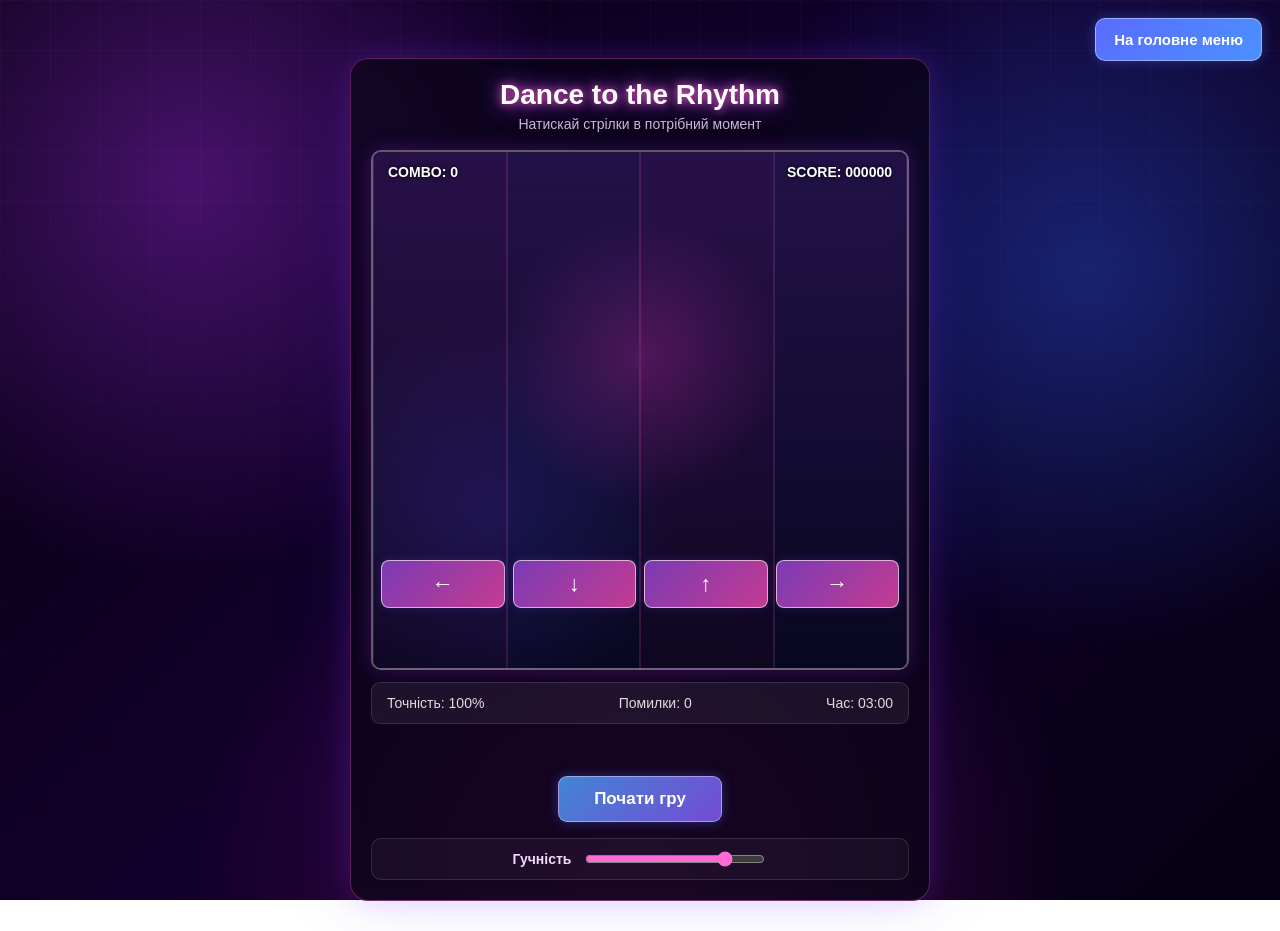
<file: ripcity.html>
<!DOCTYPE html>
<html lang="uk">
    <head>
        <meta charset="UTF-8">
        <meta name="viewport" content="width=device-width, initial-scale=1.0">
        <title>Dance to the Rhythm</title>
        <link rel="stylesheet" href="style.css">
        <link rel="stylesheet" href="game.css">
        <style>
            .end-modal { display: none; position: fixed; inset: 0; background: rgba(0,0,0,0.6); align-items: center; justify-content: center; z-index: 1000; }
            .end-modal.visible { display: flex; }
            .end-modal-content { background: #340154; padding: 20px; border-radius: 10px; text-align: center; width: 320px; box-shadow: 0 10px 30px rgba(0,0,0,0.35); }
            .end-modal-content h2 { margin: 0 0 8px; }
            .end-modal-content p { margin: 0 0 12px; }
            .end-modal-actions button { margin: 6px; padding: 8px 14px; border-radius: 6px; border: none; cursor: pointer; }
            .end-modal-actions .primary { background: #4caf50; color: white; }
            .end-modal-actions .secondary { background: #e0e0e0; }
        </style>
    </head>
    <body>
        <button class="menu-button" id="mainMenuBtn" type="button">На головне меню</button>

        <div class="game">
            <h1>Dance to the Rhythm</h1>
            <p class="subtitle">Натискай стрілки в потрібний момент</p>
            <div class="screen">
                <div class="background"></div>
                <div class="game-info">
                    <span>
                        COMBO:
                        <span id="combo">0</span>
                    </span>
                    <span>
                        SCORE:
                        <span id="score">000000</span>
                    </span>
                </div>
                <div class="lanes">
                    <div class="lane"></div>
                    <div class="lane"></div>
                    <div class="lane"></div>
                    <div class="lane"></div>
                </div>
                <div class="hit-line"></div>
                <div class="lane-controls">
                    <button class="lane-button" data-lane="0">←</button>
                    <button class="lane-button" data-lane="1">↓</button>
                    <button class="lane-button" data-lane="2">↑</button>
                    <button class="lane-button" data-lane="3">→</button>
                </div>
            </div>
            <div class="buttons">
                <button class="arrow-button">←</button>
                <button class="arrow-button">↓</button>
                <button class="arrow-button">↑</button>
                <button class="arrow-button">→</button>
            </div>
                <div class="stats">
                <span>
                    Точність:
                    <span id="accuracy">100%</span>
                </span>
                <span>
                    Помилки:
                    <span id="misses">0</span>
                </span>
                <span>
                    Час:
                    <span id="timeLeft">03:00</span>
                </span>
            </div>

            <div id="message" class="message"></div>

            <div class="control-buttons">
                <button class="start-button" id="startButton">Почати гру</button>
                <button class="stop-button" id="stopButton" disabled>Стоп</button>
            </div>

            <div class="volume-panel" aria-label="Гучність музики">
                <label for="volumeControl">Гучність</label>
                <input id="volumeControl" type="range" min="0" max="1" step="0.05" value="0.8" />
            </div>

            <audio id="bgAudio" src="Музика/Lil Texas - Rip City.mp3" preload="metadata"></audio>

            <div id="endModal" class="end-modal" aria-hidden="true">
                <div class="end-modal-content" role="dialog" aria-modal="true">
                    <h2 id="endModalTitle">Вітаємо!</h2>
                    <p id="endModalMsg">Раунд завершено.</p>
                    <div class="end-modal-actions">
                        <button id="playAgainBtn" class="primary">Грати ще раз</button>
                        <button id="closeModalBtn" class="secondary">Закрити</button>
                    </div>
                </div>
            </div>

        </div>

        <script>
            window.RHYTHM_GAME_CONFIG = {
                beatmapPath: './Біти/Lil_Texas_-_Rip_City.json',
                menuHref: 'index.html',
                baseFallSpeed: 430
            };
        </script>
        <script src="beatmapEngine.js"></script>
        <script src="game-runtime.js"></script>
    </body>
</html>
</file>
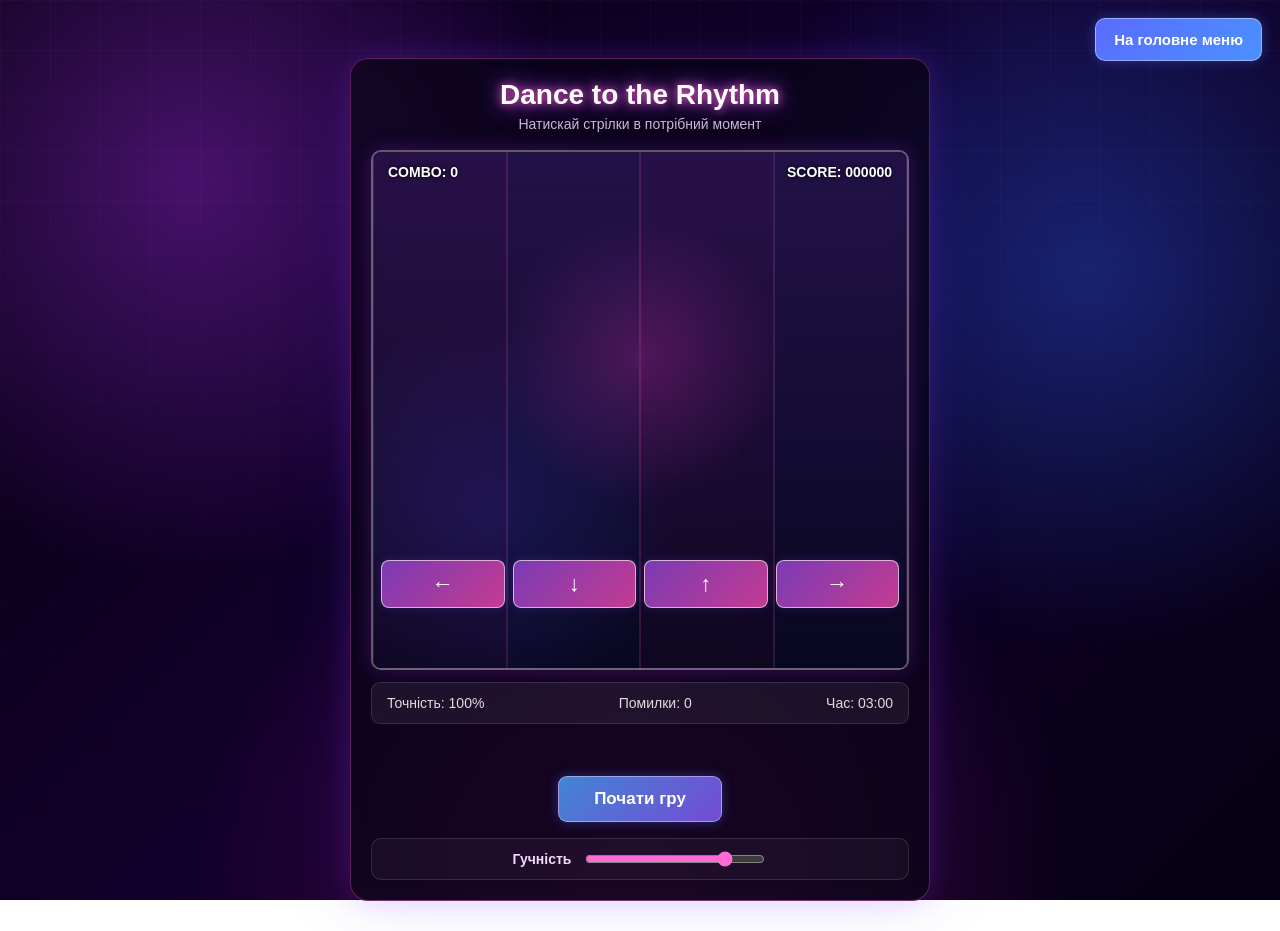
<file: Smaragd.html>
<!DOCTYPE html>
<html lang="uk">
    <head>
        <meta charset="UTF-8">
        <meta name="viewport" content="width=device-width, initial-scale=1.0">
        <title>Dance to the Rhythm</title>
        <link rel="stylesheet" href="style.css">
        <link rel="stylesheet" href="game.css">
        <style>
            .end-modal { display: none; position: fixed; inset: 0; background: rgba(0,0,0,0.6); align-items: center; justify-content: center; z-index: 1000; }
            .end-modal.visible { display: flex; }
            .end-modal-content { background: #340154; padding: 20px; border-radius: 10px; text-align: center; width: 320px; box-shadow: 0 10px 30px rgba(0,0,0,0.35); }
            .end-modal-content h2 { margin: 0 0 8px; }
            .end-modal-content p { margin: 0 0 12px; }
            .end-modal-actions button { margin: 6px; padding: 8px 14px; border-radius: 6px; border: none; cursor: pointer; }
            .end-modal-actions .primary { background: #4caf50; color: white; }
            .end-modal-actions .secondary { background: #e0e0e0; }
        </style>
    </head>
    <body>
        <button class="menu-button" id="mainMenuBtn" type="button">На головне меню</button>

        <div class="game">
            <h1>Dance to the Rhythm</h1>
            <p class="subtitle">Натискай стрілки в потрібний момент</p>
            <div class="screen">
                <div class="background"></div>
                <div class="game-info">
                    <span>
                        COMBO:
                        <span id="combo">0</span>
                    </span>
                    <span>
                        SCORE:
                        <span id="score">000000</span>
                    </span>
                </div>
                <div class="lanes">
                    <div class="lane"></div>
                    <div class="lane"></div>
                    <div class="lane"></div>
                    <div class="lane"></div>
                </div>
                <div class="hit-line"></div>
                <div class="lane-controls">
                    <button class="lane-button" data-lane="0">←</button>
                    <button class="lane-button" data-lane="1">↓</button>
                    <button class="lane-button" data-lane="2">↑</button>
                    <button class="lane-button" data-lane="3">→</button>
                </div>
            </div>
            <div class="buttons">
                <button class="arrow-button">←</button>
                <button class="arrow-button">↓</button>
                <button class="arrow-button">↑</button>
                <button class="arrow-button">→</button>
            </div>
                <div class="stats">
                <span>
                    Точність:
                    <span id="accuracy">100%</span>
                </span>
                <span>
                    Помилки:
                    <span id="misses">0</span>
                </span>
                <span>
                    Час:
                    <span id="timeLeft">03:00</span>
                </span>
            </div>

            <div id="message" class="message"></div>

            <div class="control-buttons">
                <button class="start-button" id="startButton">Почати гру</button>
                <button class="stop-button" id="stopButton" disabled>Стоп</button>
            </div>

            <div class="volume-panel" aria-label="Гучність музики">
                <label for="volumeControl">Гучність</label>
                <input id="volumeControl" type="range" min="0" max="1" step="0.05" value="0.8" />
            </div>

            <audio id="bgAudio" src="Музика/smaragd.mp3" preload="metadata"></audio>

            <div id="endModal" class="end-modal" aria-hidden="true">
                <div class="end-modal-content" role="dialog" aria-modal="true">
                    <h2 id="endModalTitle">Вітаємо!</h2>
                    <p id="endModalMsg">Раунд завершено.</p>
                    <div class="end-modal-actions">
                        <button id="playAgainBtn" class="primary">Грати ще раз</button>
                        <button id="closeModalBtn" class="secondary">Закрити</button>
                    </div>
                </div>
            </div>

        </div>

        <script>
            window.RHYTHM_GAME_CONFIG = {
                beatmapPath: './Біти/smaragd.json',
                menuHref: 'index.html',
                baseFallSpeed: 380
            };
        </script>
        <script src="beatmapEngine.js"></script>
        <script src="game-runtime.js"></script>
    </body>
</html>
</file>
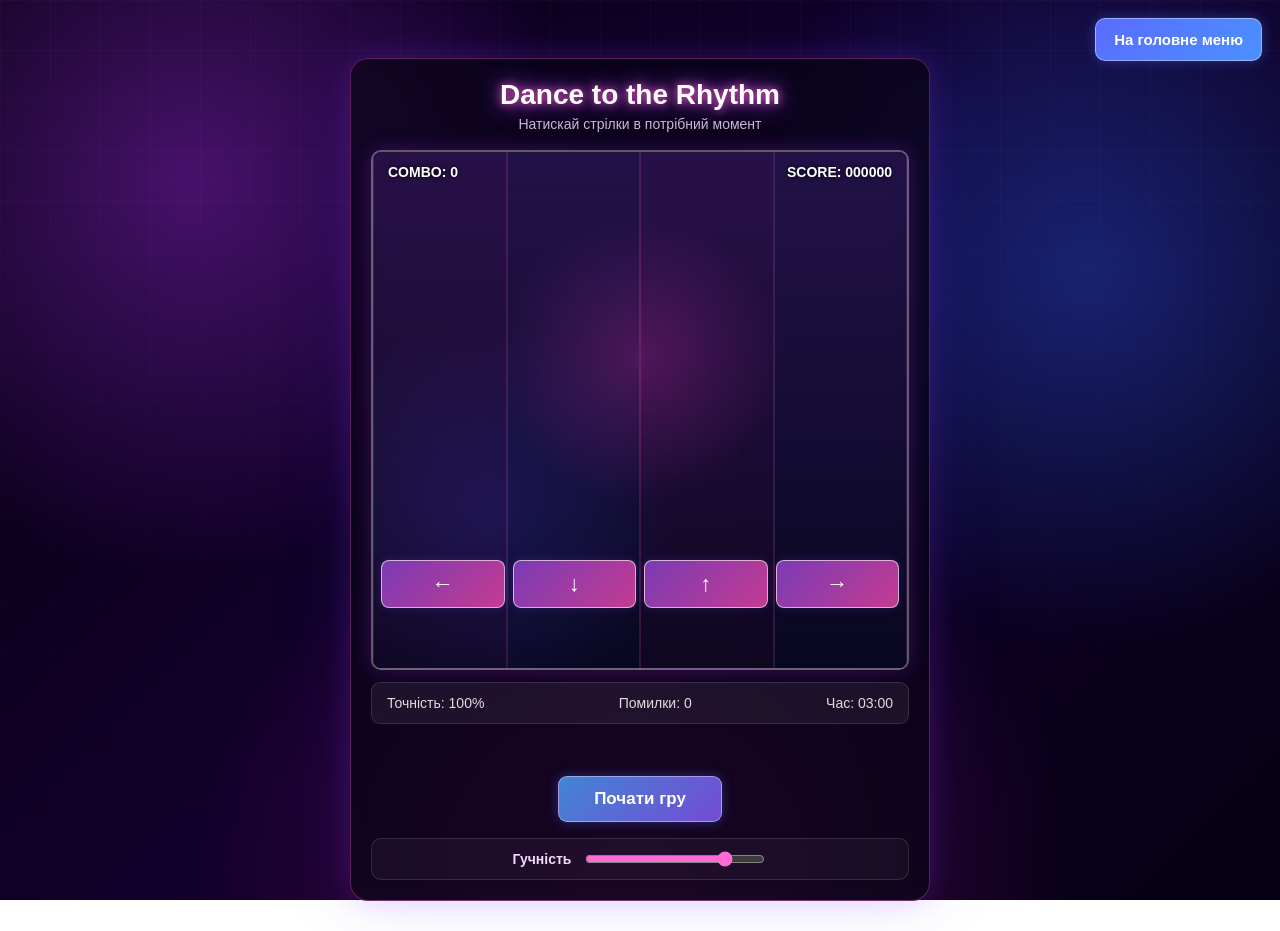
<file: starships.html>
<!DOCTYPE html>
<html lang="uk">
    <head>
        <meta charset="UTF-8">
        <meta name="viewport" content="width=device-width, initial-scale=1.0">
        <title>Dance to the Rhythm</title>
        <link rel="stylesheet" href="style.css">
        <link rel="stylesheet" href="game.css">
        <style>
            .end-modal { display: none; position: fixed; inset: 0; background: rgba(0,0,0,0.6); align-items: center; justify-content: center; z-index: 1000; }
            .end-modal.visible { display: flex; }
            .end-modal-content { background: #340154; padding: 20px; border-radius: 10px; text-align: center; width: 320px; box-shadow: 0 10px 30px rgba(0,0,0,0.35); }
            .end-modal-content h2 { margin: 0 0 8px; }
            .end-modal-content p { margin: 0 0 12px; }
            .end-modal-actions button { margin: 6px; padding: 8px 14px; border-radius: 6px; border: none; cursor: pointer; }
            .end-modal-actions .primary { background: #4caf50; color: white; }
            .end-modal-actions .secondary { background: #e0e0e0; }
        </style>
    </head>
    <body>
        <button class="menu-button" id="mainMenuBtn" type="button">На головне меню</button>

        <div class="game">
            <h1>Dance to the Rhythm</h1>
            <p class="subtitle">Натискай стрілки в потрібний момент</p>
            <div class="screen">
                <div class="background"></div>
                <div class="game-info">
                    <span>
                        COMBO:
                        <span id="combo">0</span>
                    </span>
                    <span>
                        SCORE:
                        <span id="score">000000</span>
                    </span>
                </div>
                <div class="lanes">
                    <div class="lane"></div>
                    <div class="lane"></div>
                    <div class="lane"></div>
                    <div class="lane"></div>
                </div>
                <div class="hit-line"></div>
                <div class="lane-controls">
                    <button class="lane-button" data-lane="0">←</button>
                    <button class="lane-button" data-lane="1">↓</button>
                    <button class="lane-button" data-lane="2">↑</button>
                    <button class="lane-button" data-lane="3">→</button>
                </div>
            </div>
            <div class="buttons">
                <button class="arrow-button">←</button>
                <button class="arrow-button">↓</button>
                <button class="arrow-button">↑</button>
                <button class="arrow-button">→</button>
            </div>
                <div class="stats">
                <span>
                    Точність:
                    <span id="accuracy">100%</span>
                </span>
                <span>
                    Помилки:
                    <span id="misses">0</span>
                </span>
                <span>
                    Час:
                    <span id="timeLeft">03:00</span>
                </span>
            </div>

            <div id="message" class="message"></div>

            <div class="control-buttons">
                <button class="start-button" id="startButton">Почати гру</button>
                <button class="stop-button" id="stopButton" disabled>Стоп</button>
            </div>

            <div class="volume-panel" aria-label="Гучність музики">
                <label for="volumeControl">Гучність</label>
                <input id="volumeControl" type="range" min="0" max="1" step="0.05" value="0.8" />
            </div>

            <audio id="bgAudio" src="Музика/Lil Texas - Starships.mp3" preload="metadata"></audio>

            <div id="endModal" class="end-modal" aria-hidden="true">
                <div class="end-modal-content" role="dialog" aria-modal="true">
                    <h2 id="endModalTitle">Вітаємо!</h2>
                    <p id="endModalMsg">Раунд завершено.</p>
                    <div class="end-modal-actions">
                        <button id="playAgainBtn" class="primary">Грати ще раз</button>
                        <button id="closeModalBtn" class="secondary">Закрити</button>
                    </div>
                </div>
            </div>

        </div>

        <script>
            window.RHYTHM_GAME_CONFIG = {
                beatmapPath: './Біти/Lil_Texas_-_Starships.json',
                menuHref: 'index.html',
                baseFallSpeed: 430
            };
        </script>
        <script src="beatmapEngine.js"></script>
        <script src="game-runtime.js"></script>
    </body>
</html>
</file>
<file: style.css>
* {
    box-sizing: border-box;
}

body {
    margin: 0;
    min-height: 100vh;
    font-family: Arial, sans-serif;
    display: flex;
    align-items: center;
    justify-content: center;
    color: white;
    background:
        radial-gradient(circle at 15% 20%, rgba(180, 50, 255, 0.35), transparent 30%),
        radial-gradient(circle at 85% 30%, rgba(40, 100, 255, 0.35), transparent 30%),
        radial-gradient(circle at 50% 100%, rgba(255, 40, 180, 0.25), transparent 40%),
        linear-gradient(135deg, #090014, #12002b, #050014);
    background-attachment: fixed;
}

body::before {
    content: "";
    position: fixed;
    inset: 0;
    pointer-events: none;
    background-image:
        linear-gradient(rgba(255, 255, 255, 0.025) 1px, transparent 1px),
        linear-gradient(90deg, rgba(255, 255, 255, 0.025) 1px, transparent 1px);
    background-size: 50px 50px;
    mask-image: linear-gradient(to bottom, black, transparent);
}

.menu-wrapper {
    width: 100%;
    display: flex;
    justify-content: center;
    padding: 28px 16px;
}

.menu-card {
    width: min(100%, 620px);
    padding: 28px 22px 18px;
    border-radius: 24px;
    background: rgba(18, 12, 32, 0.8);
    border: 1px solid rgba(255, 255, 255, 0.12);
    box-shadow: 0 20px 50px rgba(0, 0, 0, 0.35);
    backdrop-filter: blur(6px);
}

.menu-header {
    text-align: center;
    margin-bottom: 20px;
}

.eyebrow {
    margin: 0 0 10px;
    font-size: 0.75rem;
    letter-spacing: 0.2em;
    text-transform: uppercase;
    color: #cfa3ff;
}

.site-title {
    margin: 0;
    font-size: clamp(2.2rem, 5vw, 3.8rem);
    line-height: 1.1;
    letter-spacing: 0.04em;
    text-align: center;
}

.game-list {
    display: flex;
    flex-direction: column;
    gap: 14px;
}

.game-item {
    display: flex;
    align-items: center;
    justify-content: space-between;
    gap: 12px;
    padding: 16px 18px;
    border-radius: 16px;
    background: rgba(255, 255, 255, 0.04);
    border: 1px solid rgba(255, 255, 255, 0.08);
}

.game-item h2 {
    margin: 0 0 6px;
    font-size: 1.25rem;
}

.game-item p {
    margin: 0;
    color: #d8d2eb;
    font-size: 0.96rem;
}

.btn {
    display: inline-flex;
    align-items: center;
    justify-content: center;
    min-width: 120px;
    padding: 12px 18px;
    border: none;
    border-radius: 12px;
    font-size: 1rem;
    font-weight: 700;
    text-decoration: none;
    cursor: pointer;
    transition: transform 0.2s ease, box-shadow 0.2s ease, opacity 0.2s ease;
}

.btn:hover:not(:disabled) {
    transform: translateY(-2px);
    box-shadow: 0 10px 26px rgba(140, 82, 255, 0.35);
}

.btn.primary {
    color: #fff;
    background: linear-gradient(135deg, #8b5cf6, #ec4899);
    box-shadow: 0 12px 28px rgba(173, 85, 255, 0.35);
}

.btn.disabled {
    color: rgba(255, 255, 255, 0.7);
    background: rgba(255, 255, 255, 0.08);
    cursor: not-allowed;
    box-shadow: none;
}

@media (max-width: 560px) {
    .game-item {
        flex-direction: column;
        align-items: flex-start;
    }

    .btn {
        width: 100%;
    }
}
</file>
<file: game.css>
* {
    box-sizing: border-box;
}

body {
    margin: 0;
    min-height: 100vh;
    padding-top: 28px;

    font-family: Arial, sans-serif;

    display: flex;
    justify-content: center;
    align-items: flex-start;

    color: white;
    background:
        radial-gradient(
            circle at 15% 20%,
            rgba(180, 50, 255, 0.35),
            transparent 30%
        ),

        radial-gradient(
            circle at 85% 30%,
            rgba(40, 100, 255, 0.35),
            transparent 30%
        ),

        radial-gradient(
            circle at 50% 100%,
            rgba(255, 40, 180, 0.25),
            transparent 40%
        ),

        linear-gradient(
            135deg,
            #090014,
            #12002b,
            #050014
        );

    background-attachment: fixed;
}
body::before {
    content: "";

    position: fixed;

    inset: 0;

    pointer-events: none;

    background-image:
        linear-gradient(
            rgba(255, 255, 255, 0.025) 1px,
            transparent 1px
        ),

        linear-gradient(
            90deg,
            rgba(255, 255, 255, 0.025) 1px,
            transparent 1px
        );

    background-size: 50px 50px;

    mask-image: linear-gradient(
        to bottom,
        black,
        transparent
    );
}
.menu-button {
    position: fixed;
    top: 18px;
    right: 18px;
    z-index: 40;
    display: inline-block;
    padding: 12px 18px;
    border: 1px solid rgba(255, 255, 255, 0.4);
    border-radius: 10px;
    background: linear-gradient(135deg, #5a6bff, #4b91ff);
    color: white;
    font-size: 15px;
    font-weight: bold;
    cursor: pointer;
    text-decoration: none;
    box-shadow: 0 0 12px rgba(79, 125, 255, 0.35);
    transition: transform 0.15s, box-shadow 0.15s;
}
.menu-button:hover { transform: translateY(-2px); box-shadow: 0 0 20px rgba(90, 145, 255, 0.7); }
.menu-button:active { transform: translateY(-6px) scale(0.96); }

.game {
    width: 580px;

    margin-top: 30px;
    margin-bottom: 30px;

    padding: 20px;

    background: rgba(10, 5, 25, 0.75);

    border: 1px solid rgba(255, 100, 220, 0.3);

    border-radius: 18px;

    box-shadow:
        0 0 30px rgba(180, 50, 255, 0.2),
        0 0 80px rgba(50, 80, 255, 0.1);

    backdrop-filter: blur(10px);
}

.game h1 {
    text-align: center;
    font-size: 28px;
    margin-top: 0;
    margin-bottom: 5px;
    color: white;
    text-shadow: 0 0 10px #ff5dcc, 0 0 25px #a84dff;
}

.subtitle {
    text-align: center;

    color: #c8b8d8;

    margin-top: 0;
    margin-bottom: 18px;

    font-size: 14px;
}
.screen {
    position: relative;

    width: 100%;
    height: 520px;

    overflow: hidden;

    border: 2px solid rgba(255, 255, 255, 0.35);

    border-radius: 10px;

    background:
        linear-gradient(
            180deg,
            rgba(30, 15, 55, 0.9),
            rgba(5, 5, 20, 0.95)
        );

    box-shadow:
        0 0 20px rgba(180, 50, 255, 0.25),
        inset 0 0 30px rgba(0, 0, 0, 0.5);
}
.background {
    position: absolute;

    width: 100%;
    height: 100%;

    background:
        radial-gradient(
            circle at 50% 40%,
            rgba(255, 60, 200, 0.25),
            transparent 35%
        ),

        radial-gradient(
            circle at 20% 70%,
            rgba(70, 80, 255, 0.2),
            transparent 35%
        ),

        linear-gradient(
            180deg,
            #241044,
            #09051a
        );

    opacity: 0.9;
}
.game-info {
    position: absolute;

    top: 12px;
    left: 15px;
    right: 15px;

    display: flex;

    justify-content: space-between;

    color: white;

    font-size: 14px;

    font-weight: bold;

    z-index: 10;

    text-shadow:
        0 0 5px black;
}
.lanes {
    position: absolute;

    top: 0;
    left: 0;

    width: 100%;
    height: 100%;

    display: grid;

    grid-template-columns:
        repeat(4, 1fr);

    z-index: 5;
}
.lane {
    position: relative;

    border-left:
        1px solid rgba(255, 100, 220, 0.15);

    border-right:
        1px solid rgba(255, 100, 220, 0.15);

    background:
        rgba(255, 255, 255, 0.025);
}
.lane:nth-child(1),
.lane:nth-child(3) {
    background:
        rgba(180, 60, 255, 0.035);
}


.lane:nth-child(2),
.lane:nth-child(4) {
    background:
        rgba(50, 100, 255, 0.035);
}
.hit-line {
    display: none !important;
}

.note {
    position: absolute;

    width: 70px;
    height: 50px;

    left: 50%;

    transform: translateX(-50%);

    display: flex;

    justify-content: center;
    align-items: center;

    font-size: 30px;

    font-weight: bold;

    color: white;

    background:
        linear-gradient(
            135deg,
            #ff5db8,
            #a84dff
        );

    border: 1px solid rgba(255, 255, 255, 0.5);

    border-radius: 10px;

    box-shadow:
        0 0 10px #ff77c8,
        0 0 25px rgba(170, 70, 255, 0.7),
        inset 0 0 10px rgba(255, 255, 255, 0.35);

    z-index: 15;
}

.note.disabled {
    filter: grayscale(1) brightness(0.8);
    opacity: 0.6;
    pointer-events: none;
    transform: translateX(-50%) scale(0.98);
}
.hit-label {
    position: absolute;
    left: 50%;
    top: 40%;
    transform: translate(-50%, -50%);
    font-size: 16px;
    font-weight: bold;
    text-shadow: 0 0 8px rgba(0,0,0,0.6);
    animation: hitPop 0.6s ease-out forwards;
    pointer-events: none;
    z-index: 25;
}
@keyframes hitPop {
    0% { transform: translate(-50%, -50%) scale(0.8); opacity: 0; }
    30% { transform: translate(-50%, -80%) scale(1.08); opacity: 1; }
    100% { transform: translate(-50%, -160%) scale(0.9); opacity: 0; }
}
.buttons {
    display: grid;

    grid-template-columns:
        repeat(4, 1fr);

    gap: 8px;

    margin-top: 10px;
}

.arrow-button {
    height: 55px;

    border: 1px solid rgba(255, 255, 255, 0.6);

    border-radius: 9px;

    background:
        linear-gradient(
            135deg,
            #c43b91,
            #7b3bb5
        );

    color: white;

    font-size: 27px;

    font-weight: bold;

    cursor: pointer;

    transition:
        transform 0.08s,
        box-shadow 0.08s,
        background 0.08s;

    box-shadow:
        0 0 8px rgba(255, 70, 190, 0.3);
}
.arrow-button:hover {
    background:
        linear-gradient(
            135deg,
            #ed55ad,
            #9d4bda
        );

    box-shadow:
        0 0 15px rgba(255, 70, 200, 0.6);
}
.arrow-button:active,
.arrow-button.active {
    transform: translateY(-6px) scale(0.93);
    background:
        linear-gradient(
            135deg,
            #ff9ed2,
            #c77cff
        );
    box-shadow:
        0 0 15px #ff8acb,
        0 0 30px rgba(180, 80, 255, 0.8);
    background:
        linear-gradient(
            135deg,
            #ff9ed2,
            #c77cff
        );

    box-shadow:
        0 0 15px #ff8acb,
        0 0 30px rgba(180, 80, 255, 0.8);
}

.stats {
    display: flex;

    justify-content: space-between;

    margin-top: 12px;

    padding: 12px 15px;

    background:
        rgba(255, 255, 255, 0.06);

    border:
        1px solid rgba(255, 255, 255, 0.12);

    border-radius: 9px;

    color: #ddd;

    font-size: 14px;

    box-shadow:
        inset 0 0 15px rgba(255, 255, 255, 0.02);
}
.message {
    text-align: center;

    margin-top: 12px;

    height: 25px;

    font-size: 18px;

    font-weight: bold;

    color: #ff7bc8;

    text-shadow:
        0 0 8px rgba(255, 80, 190, 0.7);
}
.start-button {
    display: block;

    margin: 15px auto 0;

    padding: 12px 35px;

    border: 1px solid rgba(255, 255, 255, 0.4);

    border-radius: 9px;

    background:
        linear-gradient(
            135deg,
            #4285d4,
            #754bd4
        );

    color: white;

    font-size: 17px;

    font-weight: bold;

    cursor: pointer;

    box-shadow:
        0 0 12px rgba(70, 120, 255, 0.35);

    transition:
        transform 0.15s,
        box-shadow 0.15s;
}
.start-button:hover {
    transform: translateY(-2px);

    box-shadow:
        0 0 20px rgba(90, 130, 255, 0.7);
}
.start-button:active {
    transform: translateY(-6px) scale(0.96);
}
.stop-button {
    display: none;
    margin: 15px auto 0;
    padding: 12px 35px;
    border: 1px solid rgba(255, 255, 255, 0.4);
    border-radius: 9px;
    background: linear-gradient(135deg, #d64c4c, #b43b3b);
    color: white;
    font-size: 17px;
    font-weight: bold;
    cursor: pointer;
    box-shadow: 0 0 12px rgba(215, 70, 70, 0.35);
    transition: transform 0.15s, box-shadow 0.15s;
}
.stop-button:hover { transform: translateY(-2px); box-shadow: 0 0 20px rgba(220, 80, 80, 0.6); }
.stop-button:active { transform: translateY(-6px) scale(0.96); }

.control-buttons { display:flex; gap:12px; justify-content:center; align-items:center; flex-wrap:wrap; }

.volume-panel {
    display: flex;
    align-items: center;
    justify-content: center;
    gap: 12px;
    margin-top: 16px;
    padding: 10px 14px;
    border-radius: 10px;
    background: rgba(255, 255, 255, 0.04);
    border: 1px solid rgba(255, 255, 255, 0.12);
}

.volume-panel label {
    font-size: 14px;
    font-weight: bold;
    color: #f2d9ff;
}

.volume-panel input[type="range"] {
    width: 180px;
    accent-color: #ff6ad5;
    cursor: pointer;
}

@keyframes backgroundGlow {

    0% {
        filter: brightness(0.9);
    }

    50% {
        filter: brightness(1.15);
    }

    100% {
        filter: brightness(0.9);
    }

}
.screen {
    animation: backgroundGlow 5s ease-in-out infinite;
}
@media (max-width: 550px) {

    .game {
        width: 95%;

        margin-top: 15px;

        padding: 12px;
    }


    h1 {
        font-size: 23px;
    }


    .screen {
        height: 380px;
    }


    .arrow-button {
        height: 50px;

        font-size: 24px;
    }

}

.lane-controls {
    position: absolute;
    left: 0;
    right: 0;
    bottom: 60px;
    display: grid;
    grid-template-columns: repeat(4, 1fr);
    gap: 8px;
    padding: 0 8px;
    z-index: 30;
}
.lane-button {
    height: 48px;
    border: 1px solid rgba(255,255,255,0.6);
    border-radius: 8px;
    background: linear-gradient(135deg,#7b3bb5,#c43b91);
    color: white;
    font-size: 22px;
    font-weight: bold;
    cursor: pointer;
    box-shadow: 0 0 10px rgba(120,60,180,0.25);
}
.lane-button:active { transform: scale(0.96); }

.lane-button.active {
    transform: scale(0.96);
    background: linear-gradient(135deg,#ff9ed2,#c77cff);
    box-shadow: 0 0 15px #ff8acb, 0 0 30px rgba(180,80,255,0.8);
}

.lane-button.disabled,
.lane-button:disabled {
    background: linear-gradient(135deg,#666,#444) !important;
    color: #bbb !important;
    box-shadow: none !important;
    cursor: not-allowed !important;
    opacity: 0.7;
}

.buttons { display: none; }
.flying-note {
    position: absolute;
    transform: translate(-50%, -50%);
    font-size: 28px;
    pointer-events: none;
    color: #fff;
    text-shadow: 0 4px 10px rgba(0,0,0,0.6);
    z-index: 900;
    will-change: transform, opacity;
    animation-name: floatUp;
    animation-timing-function: cubic-bezier(.2,.8,.2,1);
    animation-fill-mode: forwards;
}
.flying-note.hit { color: #7cffb2; }
.flying-note.group { color: #ffd86b; }
.flying-note.miss { color: #ff6b6b; }
@keyframes floatUp {
    from { opacity: 1; transform: translate(-50%, -10%); }
    to   { opacity: 0; transform: translate(-50%, -140%); }
}
</file>
